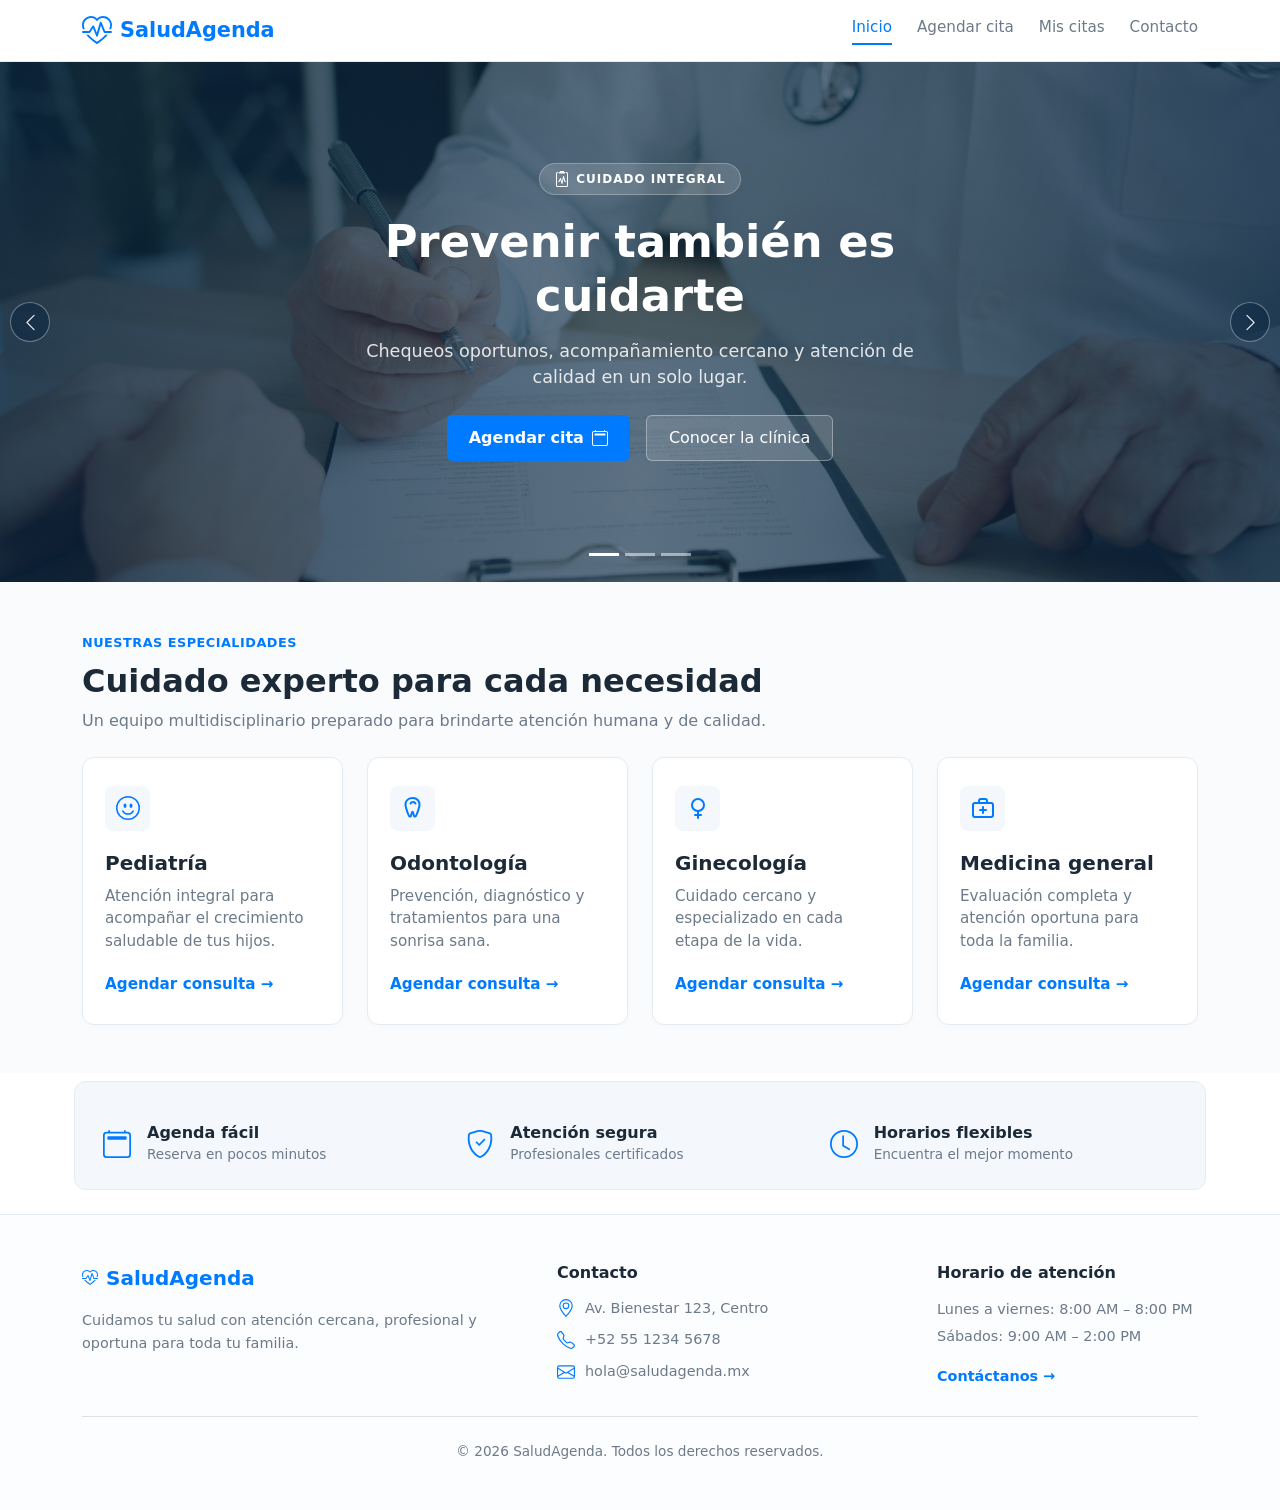
<file: index.html>
<!DOCTYPE html>
<html lang="es">
<head>
    <meta charset="UTF-8">
    <meta http-equiv="X-UA-Compatible" content="IE=edge">
    <meta name="viewport" content="width=device-width, initial-scale=1.0">
    <title>SaludAgenda - Cuidado Integral</title>
    <link rel="stylesheet" href="css/bootstrap.min.css">
    <link rel="stylesheet" href="css/estilos.css">
</head>
<body>

    <!-- BARRA DE NAVEGACION -->
    <header class="barra-navegacion sticky-top">
        <nav class="navbar navbar-expand-lg navbar-light">
            <div class="container">

                <a href="index.html" class="logo navbar-brand d-flex align-items-center">
                    <svg xmlns="http://www.w3.org/2000/svg" width="16" height="16" fill="currentColor" class="bi bi-heart-pulse" viewBox="0 0 16 16">
                    <path d="m8 2.748-.717-.737C5.6.281 2.514.878 1.4 3.053.918 3.995.78 5.323 1.508 7H.43c-2.128-5.697 4.165-8.83 7.394-5.857q.09.083.176.171a3 3 0 0 1 .176-.17c3.23-2.974 9.522.159 7.394 5.856h-1.078c.728-1.677.59-3.005.108-3.947C13.486.878 10.4.28 8.717 2.01zM2.212 10h1.315C4.593 11.183 6.05 12.458 8 13.795c1.949-1.337 3.407-2.612 4.473-3.795h1.315c-1.265 1.566-3.14 3.25-5.788 5-2.648-1.75-4.523-3.434-5.788-5"/>
                    <path d="M10.464 3.314a.5.5 0 0 0-.945.049L7.921 8.956 6.464 5.314a.5.5 0 0 0-.88-.091L3.732 8H.5a.5.5 0 0 0 0 1H4a.5.5 0 0 0 .416-.223l1.473-2.209 1.647 4.118a.5.5 0 0 0 .945-.049l1.598-5.593 1.457 3.642A.5.5 0 0 0 12 9h3.5a.5.5 0 0 0 0-1h-3.162z"/>
                </svg>
                    <span class="nombre-logo">SaludAgenda</span>
                </a>

                <button class="navbar-toggler" type="button" data-bs-toggle="collapse" data-bs-target="#menuPrincipal" aria-controls="menuPrincipal" aria-expanded="false" aria-label="Abrir menú de navegación">
                    <span class="navbar-toggler-icon"></span>
                </button>

                <div class="collapse navbar-collapse" id="menuPrincipal">
                    <ul class="navbar-nav menu-navegacion ms-auto">
                        <li class="nav-item">
                            <a href="index.html" class="nav-link enlace-nav activo" aria-current="page">Inicio</a>
                        </li>
                        <li class="nav-item">
                            <a href="registro.html" class="nav-link enlace-nav">Agendar cita</a>
                        </li>
                        <li class="nav-item">
                            <a href="citas.html" class="nav-link enlace-nav">Mis citas</a>
                        </li>
                        <li class="nav-item">
                            <a href="contacto.html" class="nav-link enlace-nav">Contacto</a>
                        </li>
                    </ul>
                </div>

            </div>
        </nav>
    </header>

    <!-- SECCION DEL CARRUSEL Y HERO -->
    <section class="seccion-carrusel">
        <div id="carruselPrincipal" class="carousel slide" data-bs-ride="carousel" data-bs-interval="5000" data-bs-touch="true">
            
            <!-- Indicadores -->
            <div class="carousel-indicators">
                <button type="button" data-bs-target="#carruselPrincipal" data-bs-slide-to="0" class="active" aria-current="true" aria-label="Slide 1"></button>
                <button type="button" data-bs-target="#carruselPrincipal" data-bs-slide-to="1" aria-label="Slide 2"></button>
                <button type="button" data-bs-target="#carruselPrincipal" data-bs-slide-to="2" aria-label="Slide 3"></button>
            </div>

            <!-- Slides del carrusel -->
            <div class="carousel-inner">
                
                <!-- Slide 1 -->
                <div class="carousel-item active">
                    <div class="capa-oscura"></div>
                    <div class="contenido-carrusel">
                        <div class="container">
                            <span class="etiqueta-superior">
                                <svg xmlns="http://www.w3.org/2000/svg" width="16" height="16" fill="currentColor" class="bi bi-clipboard2-pulse" viewBox="0 0 16 16">
                                    <path d="M9.5 0a.5.5 0 0 1 .5.5.5.5 0 0 0 .5.5.5.5 0 0 1 .5.5V2a.5.5 0 0 1-.5.5h-5A.5.5 0 0 1 5 2v-.5a.5.5 0 0 1 .5-.5.5.5 0 0 0 .5-.5.5.5 0 0 1 .5-.5z"/>
                                    <path d="M3 2.5a.5.5 0 0 1 .5-.5H4a.5.5 0 0 0 0-1h-.5A1.5 1.5 0 0 0 2 2.5v12A1.5 1.5 0 0 0 3.5 16h9a1.5 1.5 0 0 0 1.5-1.5v-12A1.5 1.5 0 0 0 12.5 1H12a.5.5 0 0 0 0 1h.5a.5.5 0 0 1 .5.5v12a.5.5 0 0 1-.5.5h-9a.5.5 0 0 1-.5-.5z"/>
                                    <path d="M9.979 5.356a.5.5 0 0 0-.968.04L7.92 10.49l-.94-3.135a.5.5 0 0 0-.926-.08L4.69 10H4.5a.5.5 0 0 0 0 1H5a.5.5 0 0 0 .447-.276l.936-1.873 1.138 3.793a.5.5 0 0 0 .968-.04L9.58 7.51l.94 3.135A.5.5 0 0 0 11 11h.5a.5.5 0 0 0 0-1h-.128z"/>
                                </svg>
                                CUIDADO INTEGRAL
                            </span>
                            <h1 class="titulo-carrusel">Prevenir también es cuidarte</h1>
                            <p class="texto-carrusel">Chequeos oportunos, acompañamiento cercano y atención de calidad en un solo lugar.</p>
                            <div class="botones-carrusel d-flex flex-wrap justify-content-center gap-3">
                                <a href="registro.html" class="boton-primario">
                                    Agendar cita
                                    <svg xmlns="http://www.w3.org/2000/svg" width="16" height="16" fill="currentColor" class="bi bi-calendar2" viewBox="0 0 16 16">
                                        <path d="M3.5 0a.5.5 0 0 1 .5.5V1h8V.5a.5.5 0 0 1 1 0V1h1a2 2 0 0 1 2 2v11a2 2 0 0 1-2 2H2a2 2 0 0 1-2-2V3a2 2 0 0 1 2-2h1V.5a.5.5 0 0 1 .5-.5M2 2a1 1 0 0 0-1 1v11a1 1 0 0 0 1 1h12a1 1 0 0 0 1-1V3a1 1 0 0 0-1-1z"/>
                                        <path d="M2.5 4a.5.5 0 0 1 .5-.5h10a.5.5 0 0 1 .5.5v1a.5.5 0 0 1-.5.5H3a.5.5 0 0 1-.5-.5z"/>
                                    </svg>
                                </a>
                                <a href="#especialidades" class="boton-secundario">Conocer la clínica</a>
                            </div>
                        </div>
                    </div>
                </div>

                <!-- Slide 2 -->
                <div class="carousel-item">
                    <div class="capa-oscura"></div>
                    <div class="contenido-carrusel">
                        <div class="container">
                            <span class="etiqueta-superior">
                                <svg xmlns="http://www.w3.org/2000/svg" width="16" height="16" fill="currentColor" class="bi bi-clipboard2-pulse" viewBox="0 0 16 16">
                                    <path d="M9.5 0a.5.5 0 0 1 .5.5.5.5 0 0 0 .5.5.5.5 0 0 1 .5.5V2a.5.5 0 0 1-.5.5h-5A.5.5 0 0 1 5 2v-.5a.5.5 0 0 1 .5-.5.5.5 0 0 0 .5-.5.5.5 0 0 1 .5-.5z"/>
                                    <path d="M3 2.5a.5.5 0 0 1 .5-.5H4a.5.5 0 0 0 0-1h-.5A1.5 1.5 0 0 0 2 2.5v12A1.5 1.5 0 0 0 3.5 16h9a1.5 1.5 0 0 0 1.5-1.5v-12A1.5 1.5 0 0 0 12.5 1H12a.5.5 0 0 0 0 1h.5a.5.5 0 0 1 .5.5v12a.5.5 0 0 1-.5.5h-9a.5.5 0 0 1-.5-.5z"/>
                                    <path d="M9.979 5.356a.5.5 0 0 0-.968.04L7.92 10.49l-.94-3.135a.5.5 0 0 0-.926-.08L4.69 10H4.5a.5.5 0 0 0 0 1H5a.5.5 0 0 0 .447-.276l.936-1.873 1.138 3.793a.5.5 0 0 0 .968-.04L9.58 7.51l.94 3.135A.5.5 0 0 0 11 11h.5a.5.5 0 0 0 0-1h-.128z"/>
                                </svg>
                                ATENCIÓN ESPECIALIZADA
                            </span>
                            <h1 class="titulo-carrusel">Profesionales a tu servicio</h1>
                            <p class="texto-carrusel">Contamos con médicos especialistas listos para brindarte la mejor orientación personalizada.</p>
                            <div class="botones-carrusel d-flex flex-wrap justify-content-center gap-3">
                                <a href="registro.html" class="boton-primario">
                                    Agendar cita
                                    <svg xmlns="http://www.w3.org/2000/svg" width="16" height="16" fill="currentColor" class="bi bi-calendar2" viewBox="0 0 16 16">
                                        <path d="M3.5 0a.5.5 0 0 1 .5.5V1h8V.5a.5.5 0 0 1 1 0V1h1a2 2 0 0 1 2 2v11a2 2 0 0 1-2 2H2a2 2 0 0 1-2-2V3a2 2 0 0 1 2-2h1V.5a.5.5 0 0 1 .5-.5M2 2a1 1 0 0 0-1 1v11a1 1 0 0 0 1 1h12a1 1 0 0 0 1-1V3a1 1 0 0 0-1-1z"/>
                                        <path d="M2.5 4a.5.5 0 0 1 .5-.5h10a.5.5 0 0 1 .5.5v1a.5.5 0 0 1-.5.5H3a.5.5 0 0 1-.5-.5z"/>
                                    </svg>
                                </a>
                                <a href="#especialidades" class="boton-secundario">Conocer la clínica</a>
                            </div>
                        </div>
                    </div>
                </div>

                <!-- Slide 3 -->
                <div class="carousel-item">
                    <div class="capa-oscura"></div>
                    <div class="contenido-carrusel">
                        <div class="container">
                            <span class="etiqueta-superior">
                                <svg xmlns="http://www.w3.org/2000/svg" width="16" height="16" fill="currentColor" class="bi bi-clipboard2-pulse" viewBox="0 0 16 16">
                                    <path d="M9.5 0a.5.5 0 0 1 .5.5.5.5 0 0 0 .5.5.5.5 0 0 1 .5.5V2a.5.5 0 0 1-.5.5h-5A.5.5 0 0 1 5 2v-.5a.5.5 0 0 1 .5-.5.5.5 0 0 0 .5-.5.5.5 0 0 1 .5-.5z"/>
                                    <path d="M3 2.5a.5.5 0 0 1 .5-.5H4a.5.5 0 0 0 0-1h-.5A1.5 1.5 0 0 0 2 2.5v12A1.5 1.5 0 0 0 3.5 16h9a1.5 1.5 0 0 0 1.5-1.5v-12A1.5 1.5 0 0 0 12.5 1H12a.5.5 0 0 0 0 1h.5a.5.5 0 0 1 .5.5v12a.5.5 0 0 1-.5.5h-9a.5.5 0 0 1-.5-.5z"/>
                                    <path d="M9.979 5.356a.5.5 0 0 0-.968.04L7.92 10.49l-.94-3.135a.5.5 0 0 0-.926-.08L4.69 10H4.5a.5.5 0 0 0 0 1H5a.5.5 0 0 0 .447-.276l.936-1.873 1.138 3.793a.5.5 0 0 0 .968-.04L9.58 7.51l.94 3.135A.5.5 0 0 0 11 11h.5a.5.5 0 0 0 0-1h-.128z"/>
                                </svg>
                                TECNOLOGÍA Y COMODIDAD
                            </span>
                            <h1 class="titulo-carrusel">Tu salud en las mejores manos</h1>
                            <p class="texto-carrusel">Instalaciones modernas equipadas con la última tecnología médica para toda tu familia.</p>
                            <div class="botones-carrusel d-flex flex-wrap justify-content-center gap-3">
                                <a href="registro.html" class="boton-primario">
                                    Agendar cita
                                    <svg xmlns="http://www.w3.org/2000/svg" width="16" height="16" fill="currentColor" class="bi bi-calendar2" viewBox="0 0 16 16">
                                        <path d="M3.5 0a.5.5 0 0 1 .5.5V1h8V.5a.5.5 0 0 1 1 0V1h1a2 2 0 0 1 2 2v11a2 2 0 0 1-2 2H2a2 2 0 0 1-2-2V3a2 2 0 0 1 2-2h1V.5a.5.5 0 0 1 .5-.5M2 2a1 1 0 0 0-1 1v11a1 1 0 0 0 1 1h12a1 1 0 0 0 1-1V3a1 1 0 0 0-1-1z"/>
                                        <path d="M2.5 4a.5.5 0 0 1 .5-.5h10a.5.5 0 0 1 .5.5v1a.5.5 0 0 1-.5.5H3a.5.5 0 0 1-.5-.5z"/>
                                    </svg>
                                </a>
                                <a href="#especialidades" class="boton-secundario">Conocer la clínica</a>
                            </div>
                        </div>
                    </div>
                </div>

            </div>

            <!-- Controles previo / siguiente -->
            <button class="carousel-control-prev" type="button" data-bs-target="#carruselPrincipal" data-bs-slide="prev">
                <span class="carousel-control-prev-icon" aria-hidden="true"></span>
                <span class="visually-hidden">Anterior</span>
            </button>
            <button class="carousel-control-next" type="button" data-bs-target="#carruselPrincipal" data-bs-slide="next">
                <span class="carousel-control-next-icon" aria-hidden="true"></span>
                <span class="visually-hidden">Siguiente</span>
            </button>
        </div>
    </section>

    <!-- SECCION ESPECIALIDADES -->
    <section class="seccion-especialidades py-5" id="especialidades">
        <div class="container">
            
            <div class="encabezado-seccion mb-4">
                <span class="subtitulo-seccion">NUESTRAS ESPECIALIDADES</span>
                <h2 class="titulo-seccion">Cuidado experto para cada necesidad</h2>
                <p class="descripcion-seccion">Un equipo multidisciplinario preparado para brindarte atención humana y de calidad.</p>
            </div>

            <div class="row g-4">
                
                <!-- Tarjeta: Pediatría -->
                <div class="col-12 col-sm-6 col-lg-3">
                    <div class="tarjeta-servicio">
                        <div class="caja-icono">
                            <svg xmlns="http://www.w3.org/2000/svg" width="16" height="16" fill="currentColor" class="bi bi-emoji-smile" viewBox="0 0 16 16">
                                <path d="M8 15A7 7 0 1 1 8 1a7 7 0 0 1 0 14m0 1A8 8 0 1 0 8 0a8 8 0 0 0 0 16"/>
                                <path d="M4.285 9.567a.5.5 0 0 1 .683.183A3.5 3.5 0 0 0 8 11.5a3.5 3.5 0 0 0 3.032-1.75.5.5 0 1 1 .866.5A4.5 4.5 0 0 1 8 12.5a4.5 4.5 0 0 1-3.898-2.25.5.5 0 0 1 .183-.683M7 6.5C7 7.328 6.552 8 6 8s-1-.672-1-1.5S5.448 5 6 5s1 .672 1 1.5m4 0c0 .828-.448 1.5-1 1.5s-1-.672-1-1.5S9.448 5 10 5s1 .672 1 1.5"/>
                            </svg>
                        </div>
                        <h3 class="nombre-servicio">Pediatría</h3>
                        <p class="descripcion-servicio">Atención integral para acompañar el crecimiento saludable de tus hijos.</p>
                        <a href="registro.html" class="enlace-servicio">Agendar consulta &rarr;</a>
                    </div>
                </div>

                <!-- Tarjeta: Odontología -->
                <div class="col-12 col-sm-6 col-lg-3">
                    <div class="tarjeta-servicio">
                        <div class="caja-icono">
                            <svg xmlns="http://www.w3.org/2000/svg" width="24" height="24" viewBox="0 0 24 24" fill="none" stroke="currentColor" stroke-width="2" stroke-linecap="round" stroke-linejoin="round">
                                <path d="M12 2C7 2 4.5 5 4.5 8.5c0 3 1.5 6.5 3 10.5 1 2.5 2.5 2 3-1 .5-3 1.5-3 2 0 .5 3 2 3.5 3 1 1.5-4 3-7.5 3-10.5C18.5 5 16 2 12 2Z" />
                                <path d="M9.5 7.5c.5-1 1.5-1.5 2.5-1.5s2 .5 2.5 1.5" />
                            </svg>
                        </div>
                        <h3 class="nombre-servicio">Odontología</h3>
                        <p class="descripcion-servicio">Prevención, diagnóstico y tratamientos para una sonrisa sana.</p>
                        <a href="registro.html" class="enlace-servicio">Agendar consulta &rarr;</a>
                    </div>
                </div>

                <!-- Tarjeta: Ginecología -->
                <div class="col-12 col-sm-6 col-lg-3">
                    <div class="tarjeta-servicio">
                        <div class="caja-icono">
                            <svg xmlns="http://www.w3.org/2000/svg" width="24" height="24" viewBox="0 0 24 24" fill="none" stroke="currentColor" stroke-width="2" stroke-linecap="round" stroke-linejoin="round">
                                <circle cx="12" cy="9" r="6" />
                                <path d="M12 15v7" />
                                <path d="M9 19h6" />
                            </svg>
                        </div>
                        <h3 class="nombre-servicio">Ginecología</h3>
                        <p class="descripcion-servicio">Cuidado cercano y especializado en cada etapa de la vida.</p>
                        <a href="registro.html" class="enlace-servicio">Agendar consulta &rarr;</a>
                    </div>
                </div>

                <!-- Tarjeta: Medicina general -->
                <div class="col-12 col-sm-6 col-lg-3">
                    <div class="tarjeta-servicio">
                        <div class="caja-icono">
                            <svg xmlns="http://www.w3.org/2000/svg" width="24" height="24" viewBox="0 0 24 24" fill="none" stroke="currentColor" stroke-width="2" stroke-linecap="round" stroke-linejoin="round">
                                <rect width="20" height="14" x="2" y="7" rx="2" />
                                <path d="M16 7V5a2 2 0 0 0-2-2h-4a2 2 0 0 0-2 2v2" />
                                <path d="M12 11v6" />
                                <path d="M9 14h6" />
                            </svg>
                        </div>
                        <h3 class="nombre-servicio">Medicina general</h3>
                        <p class="descripcion-servicio">Evaluación completa y atención oportuna para toda la familia.</p>
                        <a href="registro.html" class="enlace-servicio">Agendar consulta &rarr;</a>
                    </div>
                </div>

            </div>
        </div>
    </section>

    <!-- BANNER DE CARACTERISTICAS / BENEFICIOS -->
    <section class="seccion-beneficios py-4">
        <div class="container">
            <div class="caja-beneficios row g-3 text-start">
                
                <div class="col-12 col-md-4 d-flex align-items-center item-beneficio">
                    <div class="icono-beneficio me-3">
                        <svg xmlns="http://www.w3.org/2000/svg" width="16" height="16" fill="currentColor" class="bi bi-calendar2" viewBox="0 0 16 16">
                            <path d="M3.5 0a.5.5 0 0 1 .5.5V1h8V.5a.5.5 0 0 1 1 0V1h1a2 2 0 0 1 2 2v11a2 2 0 0 1-2 2H2a2 2 0 0 1-2-2V3a2 2 0 0 1 2-2h1V.5a.5.5 0 0 1 .5-.5M2 2a1 1 0 0 0-1 1v11a1 1 0 0 0 1 1h12a1 1 0 0 0 1-1V3a1 1 0 0 0-1-1z"/>
                            <path d="M2.5 4a.5.5 0 0 1 .5-.5h10a.5.5 0 0 1 .5.5v1a.5.5 0 0 1-.5.5H3a.5.5 0 0 1-.5-.5z"/>
                        </svg>
                    </div>
                    <div>
                        <h4 class="titulo-beneficio">Agenda fácil</h4>
                        <p class="texto-beneficio">Reserva en pocos minutos</p>
                    </div>
                </div>

                <div class="col-12 col-md-4 d-flex align-items-center item-beneficio">
                    <div class="icono-beneficio me-3">
                        <svg xmlns="http://www.w3.org/2000/svg" width="16" height="16" fill="currentColor" class="bi bi-shield-check" viewBox="0 0 16 16">
                            <path d="M5.338 1.59a61 61 0 0 0-2.837.856.48.48 0 0 0-.328.39c-.554 4.157.726 7.19 2.253 9.188a10.7 10.7 0 0 0 2.287 2.233c.346.244.652.42.893.533q.18.085.293.118a1 1 0 0 0 .101.025 1 1 0 0 0 .1-.025q.114-.034.294-.118c.24-.113.547-.29.893-.533a10.7 10.7 0 0 0 2.287-2.233c1.527-1.997 2.807-5.031 2.253-9.188a.48.48 0 0 0-.328-.39c-.651-.213-1.75-.56-2.837-.855C9.552 1.29 8.531 1.067 8 1.067c-.53 0-1.552.223-2.662.524zM5.072.56C6.157.265 7.31 0 8 0s1.843.265 2.928.56c1.11.3 2.229.655 2.887.87a1.54 1.54 0 0 1 1.044 1.262c.596 4.477-.787 7.795-2.465 9.99a11.8 11.8 0 0 1-2.517 2.453 7 7 0 0 1-1.048.625c-.28.132-.581.24-.829.24s-.548-.108-.829-.24a7 7 0 0 1-1.048-.625 11.8 11.8 0 0 1-2.517-2.453C1.928 10.487.545 7.169 1.141 2.692A1.54 1.54 0 0 1 2.185 1.43 63 63 0 0 1 5.072.56"/>
                            <path d="M10.854 5.146a.5.5 0 0 1 0 .708l-3 3a.5.5 0 0 1-.708 0l-1.5-1.5a.5.5 0 1 1 .708-.708L7.5 7.793l2.646-2.647a.5.5 0 0 1 .708 0"/>
                        </svg>
                    </div>
                    <div>
                        <h4 class="titulo-beneficio">Atención segura</h4>
                        <p class="texto-beneficio">Profesionales certificados</p>
                    </div>
                </div>

                <div class="col-12 col-md-4 d-flex align-items-center item-beneficio">
                    <div class="icono-beneficio me-3">
                        <svg xmlns="http://www.w3.org/2000/svg" width="16" height="16" fill="currentColor" class="bi bi-clock" viewBox="0 0 16 16">
                            <path d="M8 3.5a.5.5 0 0 0-1 0V9a.5.5 0 0 0 .252.434l3.5 2a.5.5 0 0 0 .496-.868L8 8.71z"/>
                            <path d="M8 16A8 8 0 1 0 8 0a8 8 0 0 0 0 16m7-8A7 7 0 1 1 1 8a7 7 0 0 1 14 0"/>
                        </svg>
                    </div>
                    <div>
                        <h4 class="titulo-beneficio">Horarios flexibles</h4>
                        <p class="texto-beneficio">Encuentra el mejor momento</p>
                    </div>
                </div>

            </div>
        </div>
    </section>

    <!-- FOOTER -->
    <footer class="pie-pagina py-5">
        <div class="container">
            <div class="row g-4">
                
                <!-- Columna 1: Presentación -->
                <div class="col-12 col-md-5">
                    <div class="logo d-flex align-items-center mb-3">
                        <svg xmlns="http://www.w3.org/2000/svg" width="16" height="16" fill="currentColor" class="bi bi-heart-pulse" viewBox="0 0 16 16">
                            <path d="m8 2.748-.717-.737C5.6.281 2.514.878 1.4 3.053.918 3.995.78 5.323 1.508 7H.43c-2.128-5.697 4.165-8.83 7.394-5.857q.09.083.176.171a3 3 0 0 1 .176-.17c3.23-2.974 9.522.159 7.394 5.856h-1.078c.728-1.677.59-3.005.108-3.947C13.486.878 10.4.28 8.717 2.01zM2.212 10h1.315C4.593 11.183 6.05 12.458 8 13.795c1.949-1.337 3.407-2.612 4.473-3.795h1.315c-1.265 1.566-3.14 3.25-5.788 5-2.648-1.75-4.523-3.434-5.788-5"/>
                            <path d="M10.464 3.314a.5.5 0 0 0-.945.049L7.921 8.956 6.464 5.314a.5.5 0 0 0-.88-.091L3.732 8H.5a.5.5 0 0 0 0 1H4a.5.5 0 0 0 .416-.223l1.473-2.209 1.647 4.118a.5.5 0 0 0 .945-.049l1.598-5.593 1.457 3.642A.5.5 0 0 0 12 9h3.5a.5.5 0 0 0 0-1h-3.162z"/>
                        </svg>
                        <span class="nombre-logo">SaludAgenda</span>
                    </div>
                    <p class="texto-footer pe-md-4">Cuidamos tu salud con atención cercana, profesional y oportuna para toda tu familia.</p>
                </div>

                <!-- Columna 2: Contacto -->
                <div class="col-12 col-md-4">
                    <h4 class="titulo-columna-footer">Contacto</h4>
                    <ul class="lista-contacto">
                        <li>
                            <svg xmlns="http://www.w3.org/2000/svg" width="16" height="16" fill="currentColor" class="bi bi-geo-alt" viewBox="0 0 16 16">
                                <path d="M12.166 8.94c-.524 1.062-1.234 2.12-1.96 3.07A32 32 0 0 1 8 14.58a32 32 0 0 1-2.206-2.57c-.726-.95-1.436-2.008-1.96-3.07C3.304 7.867 3 6.862 3 6a5 5 0 0 1 10 0c0 .862-.305 1.867-.834 2.94M8 16s6-5.686 6-10A6 6 0 0 0 2 6c0 4.314 6 10 6 10"/>
                                <path d="M8 8a2 2 0 1 1 0-4 2 2 0 0 1 0 4m0 1a3 3 0 1 0 0-6 3 3 0 0 0 0 6"/>
                            </svg>
                            <span>Av. Bienestar 123, Centro</span>
                        </li>
                        <li>
                            <svg xmlns="http://www.w3.org/2000/svg" width="16" height="16" fill="currentColor" class="bi bi-telephone" viewBox="0 0 16 16">
                                <path d="M3.654 1.328a.678.678 0 0 0-1.015-.063L1.605 2.3c-.483.484-.661 1.169-.45 1.77a17.6 17.6 0 0 0 4.168 6.608 17.6 17.6 0 0 0 6.608 4.168c.601.211 1.286.033 1.77-.45l1.034-1.034a.678.678 0 0 0-.063-1.015l-2.307-1.794a.68.68 0 0 0-.58-.122l-2.19.547a1.75 1.75 0 0 1-1.657-.459L5.482 8.062a1.75 1.75 0 0 1-.46-1.657l.548-2.19a.68.68 0 0 0-.122-.58zM1.884.511a1.745 1.745 0 0 1 2.612.163L6.29 2.98c.329.423.445.974.315 1.494l-.547 2.19a.68.68 0 0 0 .178.643l2.457 2.457a.68.68 0 0 0 .644.178l2.189-.547a1.75 1.75 0 0 1 1.494.315l2.306 1.794c.829.645.905 1.87.163 2.611l-1.034 1.034c-.74.74-1.846 1.065-2.877.702a18.6 18.6 0 0 1-7.01-4.42 18.6 18.6 0 0 1-4.42-7.009c-.362-1.03-.037-2.137.703-2.877z"/>
                            </svg>
                            <span>+52 55 1234 5678</span>
                        </li>
                        <li>
                            <svg xmlns="http://www.w3.org/2000/svg" width="16" height="16" fill="currentColor" class="bi bi-envelope" viewBox="0 0 16 16">
                                <path d="M0 4a2 2 0 0 1 2-2h12a2 2 0 0 1 2 2v8a2 2 0 0 1-2 2H2a2 2 0 0 1-2-2zm2-1a1 1 0 0 0-1 1v.217l7 4.2 7-4.2V4a1 1 0 0 0-1-1zm13 2.383-4.708 2.825L15 11.105zm-.034 6.876-5.64-3.471L8 9.583l-1.326-.795-5.64 3.47A1 1 0 0 0 2 13h12a1 1 0 0 0 .966-.741M1 11.105l4.708-2.897L1 5.383z"/>
                            </svg>
                            <span>hola@saludagenda.mx</span>
                        </li>
                    </ul>
                </div>

                <!-- Columna 3: Horarios -->
                <div class="col-12 col-md-3">
                    <h4 class="titulo-columna-footer">Horario de atención</h4>
                    <p class="texto-footer mb-1">Lunes a viernes: 8:00 AM – 8:00 PM</p>
                    <p class="texto-footer mb-3">Sábados: 9:00 AM – 2:00 PM</p>
                    <a href="contacto.html" class="enlace-contacto">Contáctanos &rarr;</a>
                </div>

            </div>

            <!-- Copyright -->
            <div class="copyright text-center pt-4 mt-4 border-top">
                <p class="mb-0">&copy; 2026 SaludAgenda. Todos los derechos reservados.</p>
            </div>
        </div>
    </footer>
    
    <!-- Script de Bootstrap -->
    <script src="https://cdn.jsdelivr.net/npm/bootstrap@5.0.2/dist/js/bootstrap.bundle.min.js"></script>

</body>
</html>
</file>
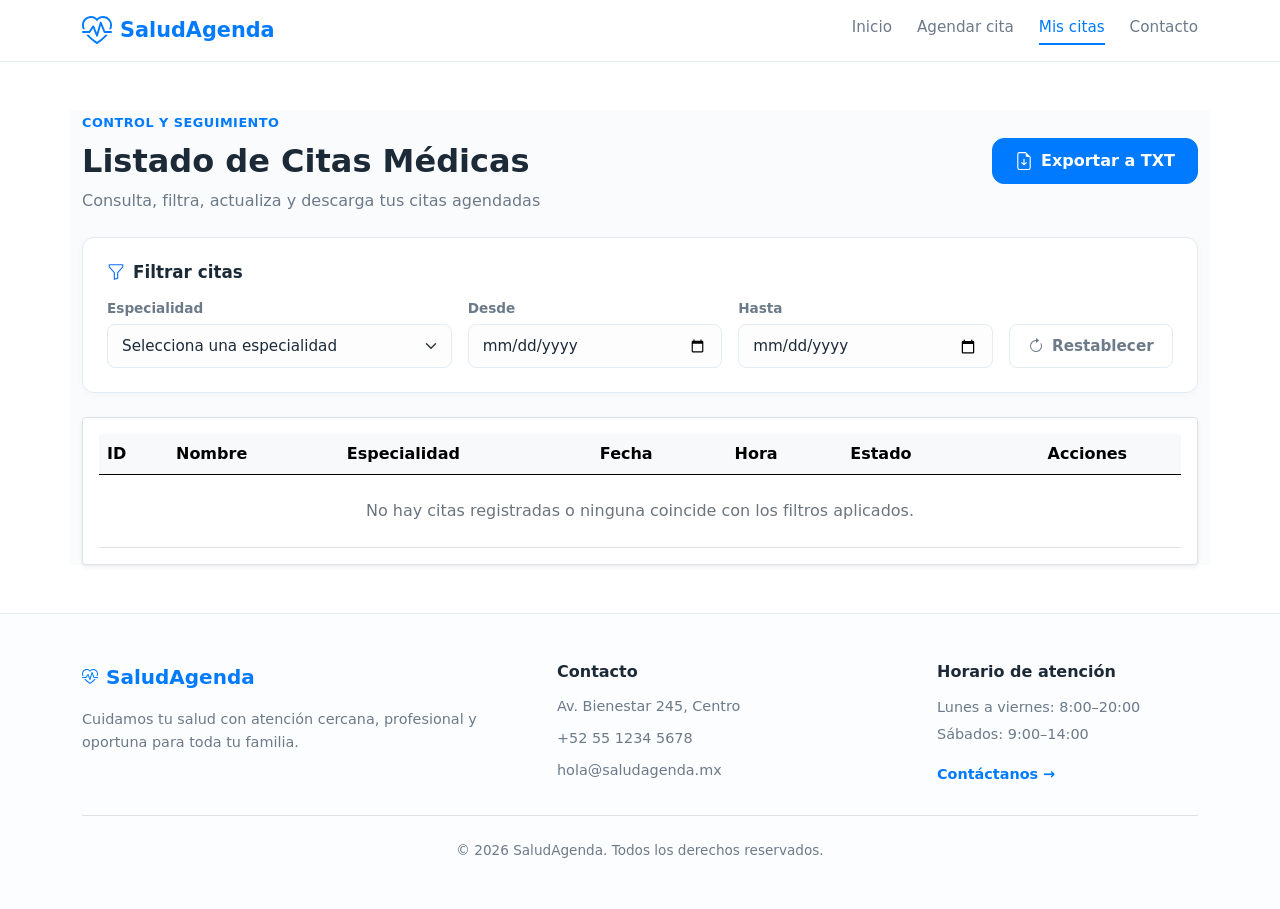
<file: citas.html>
<!DOCTYPE html>
<html lang="es">

<head>
    <meta charset="UTF-8">
    <meta name="viewport" content="width=device-width, initial-scale=1.0">
    <title>SaludAgenda - Citas</title>
    <link rel="stylesheet" href="css/bootstrap.min.css">
    <link rel="stylesheet" href="css/estilos.css">
</head>

<body>
    <!-- BARRA DE NAVEGACION -->
    <header class="barra-navegacion sticky-top">
        <nav class="navbar navbar-expand-lg navbar-light">
            <div class="container">

                <a href="index.html" class="logo navbar-brand d-flex align-items-center">
                    <svg xmlns="http://www.w3.org/2000/svg" width="16" height="16" fill="currentColor"
                        class="bi bi-heart-pulse" viewBox="0 0 16 16">
                        <path
                            d="m8 2.748-.717-.737C5.6.281 2.514.878 1.4 3.053.918 3.995.78 5.323 1.508 7H.43c-2.128-5.697 4.165-8.83 7.394-5.857q.09.083.176.171a3 3 0 0 1 .176-.17c3.23-2.974 9.522.159 7.394 5.856h-1.078c.728-1.677.59-3.005.108-3.947C13.486.878 10.4.28 8.717 2.01zM2.212 10h1.315C4.593 11.183 6.05 12.458 8 13.795c1.949-1.337 3.407-2.612 4.473-3.795h1.315c-1.265 1.566-3.14 3.25-5.788 5-2.648-1.75-4.523-3.434-5.788-5" />
                        <path
                            d="M10.464 3.314a.5.5 0 0 0-.945.049L7.921 8.956 6.464 5.314a.5.5 0 0 0-.88-.091L3.732 8H.5a.5.5 0 0 0 0 1H4a.5.5 0 0 0 .416-.223l1.473-2.209 1.647 4.118a.5.5 0 0 0 .945-.049l1.598-5.593 1.457 3.642A.5.5 0 0 0 12 9h3.5a.5.5 0 0 0 0-1h-3.162z" />
                    </svg>
                    <span class="nombre-logo">SaludAgenda</span>
                </a>

                <button class="navbar-toggler" type="button" data-bs-toggle="collapse" data-bs-target="#menuPrincipal"
                    aria-controls="menuPrincipal" aria-expanded="false" aria-label="Abrir menú de navegación">
                    <span class="navbar-toggler-icon"></span>
                </button>

                <div class="collapse navbar-collapse" id="menuPrincipal">
                    <ul class="navbar-nav menu-navegacion ms-auto">
                        <li class="nav-item">
                            <a href="index.html" class="nav-link enlace-nav" aria-current="page">Inicio</a>
                        </li>
                        <li class="nav-item">
                            <a href="registro.html" class="nav-link enlace-nav">Agendar cita</a>
                        </li>
                        <li class="nav-item">
                            <a href="citas.html" class="nav-link enlace-nav activo">Mis citas</a>
                        </li>
                        <li class="nav-item">
                            <a href="contacto.html" class="nav-link enlace-nav">Contacto</a>
                        </li>
                    </ul>
                </div>
            </div>
        </nav>
    </header>

    <!-- MAIN -->
    <main class="container my-5">
        <section class="encabezado-seccion d-flex flex-wrap justify-content-between align-items-center gap-3 mb-4">
            <div>
                <span class="subtitulo-seccion">CONTROL Y SEGUIMIENTO</span>
                <h2 class="titulo-seccion">Listado de Citas Médicas</h2>
                <p class="descripcion-seccion mb-0">Consulta, filtra, actualiza y descarga tus citas agendadas</p>
            </div>
            <div>
                <button id="btnExportarTxt" class="boton-guardar d-inline-flex align-items-center gap-2">
                    <svg xmlns="http://www.w3.org/2000/svg" width="18" height="18" fill="currentColor"
                        class="bi bi-file-earmark-arrow-down" viewBox="0 0 16 16">
                        <path
                            d="M8.5 6.5a.5.5 0 0 0-1 0v3.793L6.354 9.146a.5.5 0 1 0-.708.708l2 2a.5.5 0 0 0 .708 0l2-2a.5.5 0 0 0-.708-.708L8.5 10.293z" />
                        <path
                            d="M14 14V4.5L9.5 0H4a2 2 0 0 0-2 2v12a2 2 0 0 0 2 2h8a2 2 0 0 0 2-2M9.5 3A1.5 1.5 0 0 0 11 4.5h2V14a1 1 0 0 1-1 1H4a1 1 0 0 1-1-1V2a1 1 0 0 1 1-1h5.5z" />
                    </svg>
                    <span>Exportar a TXT</span>
                </button>
            </div>
        </section>
        <!-- FILTROS -->
        <section class="tarjeta-filtros mb-4">
            <div class="cabecera-filtros d-flex align-items-center gap-2 mb-3">
                <svg xmlns="http://www.w3.org/2000/svg" width="18" height="18" fill="currentColor"
                    class="bi bi-funnel text-primary" viewBox="0 0 16 16">
                    <path
                        d="M1.5 1.5A.5.5 0 0 1 2 1h12a.5.5 0 0 1 .5.5v2a.5.5 0 0 1-.128.334L10 8.692V13.5a.5.5 0 0 1-.342.474l-3 1A.5.5 0 0 1 6 14.5V8.692L1.628 3.834A.5.5 0 0 1 1.5 3.5zm1 .5v1.308l4.372 4.858A.5.5 0 0 1 7 8.5v5.306l2-.666V8.5a.5.5 0 0 1 .128-.334L13.5 3.308V2z" />
                </svg>
                <h5 class="titulo-filtro mb-0">Filtrar citas</h5>
            </div>

            <div class="row g-3 align-items-end">
                <div class="col-12 col-md-4">
                    <label for="filtroEspecialidad" class="etiqueta-campo">Especialidad</label>
                    <div class="input-contenedor">
                        <select id="filtroEspecialidad" class="control-form-filtro form-select">
                            <option value="" disabled selected>Selecciona una especialidad</option>
                            <option value="Pediatría">Pediatría</option>
                            <option value="Odontología">Odontología</option>
                            <option value="Ginecología">Ginecología</option>
                            <option value="Medicina general">Medicina general</option>
                        </select>
                    </div>
                </div>

                <div class="col-12 col-sm-6 col-md-3">
                    <label for="filtroFechaInicio" class="etiqueta-campo">Desde</label>
                    <input type="date" id="filtroFechaInicio" class="control-form-filtro form-control">
                </div>

                <div class="col-12 col-sm-6 col-md-3">
                    <label for="filtroFechaFin" class="etiqueta-campo">Hasta</label>
                    <input type="date" id="filtroFechaFin" class="control-form-filtro form-control">
                </div>

                <div class="col-12 col-md-2">
                    <button id="btnLimpiarFiltros" type="button"
                        class="boton-limpiar-filtro w-100 d-inline-flex align-items-center justify-content-center gap-2">
                        <svg xmlns="http://www.w3.org/2000/svg" width="16" height="16" fill="currentColor"
                            class="bi bi-arrow-counterclockwise" viewBox="0 0 16 16">
                            <path fill-rule="evenodd"
                                d="M8 3a5 5 0 1 0 4.546 2.914.5.5 0 0 1 .908-.417A6 6 0 1 1 8 2z" />
                            <path
                                d="M8 4.466V.534a.25.25 0 0 1 .41-.192l2.36 1.966c.12.1.12.284 0 .384L8.41 4.658A.25.25 0 0 1 8 4.466" />
                        </svg>
                        <span>Restablecer</span>
                    </button>
                </div>
            </div>
        </section>

        <!-- CITAS -->
        <section class="card p-3 border shadow-sm">
            <div class="table-responsive">
                <table class="table table-hover align-middle mb-0">
                    <thead class="table-light">
                        <tr>
                            <th scope="col">ID</th>
                            <th scope="col">Nombre</th>
                            <th scope="col">Especialidad</th>
                            <th scope="col">Fecha</th>
                            <th scope="col">Hora</th>
                            <th scope="col">Estado</th>
                            <th scope="col" class="text-center">Acciones</th>
                        </tr>
                    </thead>
                    <tbody id="tablaCitasCuerpo">
                    </tbody>
                </table>
            </div>
        </section>
    </main>

    <div class="modal fade" id="modalEditarCita" tabindex="-1" aria-labelledby="modalEditarTitulo" aria-hidden="true">
        <div class="modal-dialog modal-dialog-centered">
            <div class="modal-content">
                <div class="modal-header">
                    <h5 class="modal-title fw-bold" id="modalEditarTitulo">Editar Cita Médica</h5>
                    <button type="button" class="btn-close" data-bs-dismiss="modal" aria-label="Cerrar"></button>
                </div>
                <form id="formEditarCita">
                    <div class="modal-body">
                        <input type="hidden" id="editCitaId">

                        <div class="mb-3">
                            <label for="editNombre" class="form-label fw-semibold">Nombre del Paciente</label>
                            <input type="text" class="form-control" id="editNombre" required>
                        </div>
                        <div class="mb-3">
                            <label for="editEspecialidad" class="form-label fw-semibold">Especialidad</label>
                            <select class="form-select" id="editEspecialidad" required>
                                <option value="" disabled selected>Selecciona una especialidad</option>
                                <option value="Pediatría">Pediatría</option>
                                <option value="Odontología">Odontología</option>
                                <option value="Ginecología">Ginecología</option>
                                <option value="Medicina general">Medicina general</option>
                            </select>
                        </div>
                        <div class="row g-2 mb-3">
                            <div class="col-6">
                                <label for="editFecha" class="form-label fw-semibold">Fecha</label>
                                <input type="date" class="form-control" id="editFecha" required>
                            </div>
                            <div class="col-6">
                                <label for="editHora" class="form-label fw-semibold">Hora</label>
                                <select class="form-select" id="editHora" required>
                                    <option value="" disabled selected>Selecciona un horario</option>
                                    <optgroup label="Turno Matutino">
                                        <option value="08:00">08:00 AM</option>
                                        <option value="08:30">08:30 AM</option>
                                        <option value="09:00">09:00 AM</option>
                                        <option value="09:30">09:30 AM</option>
                                        <option value="10:00">10:00 AM</option>
                                        <option value="10:30">10:30 AM</option>
                                        <option value="11:00">11:00 AM</option>
                                        <option value="11:30">11:30 AM</option>
                                        <option value="12:00">12:00 PM</option>
                                        <option value="12:30">12:30 PM</option>
                                    </optgroup>
                                    <optgroup label="Turno Vespertino">
                                        <option value="14:00">02:00 PM</option>
                                        <option value="14:30">02:30 PM</option>
                                        <option value="15:00">03:00 PM</option>
                                        <option value="15:30">03:30 PM</option>
                                        <option value="16:00">04:00 PM</option>
                                        <option value="16:30">04:30 PM</option>
                                        <option value="17:00">05:00 PM</option>
                                        <option value="17:30">05:30 PM</option>
                                        <option value="18:00">06:00 PM</option>
                                        <option value="18:30">06:30 PM</option>
                                        <option value="19:00">07:00 PM</option>
                                    </optgroup>
                                </select>
                            </div>
                        </div>
                        <div class="mb-3">
                            <label for="editEstado" class="form-label fw-semibold">Estado</label>
                            <select class="form-select" id="editEstado" required>
                                <option value="Programada">Programada</option>
                                <option value="Confirmada">Confirmada</option>
                                <option value="Cancelada">Cancelada</option>
                            </select>
                        </div>
                    </div>
                    <div class="modal-footer">
                        <button type="button" class="btn btn-secondary" data-bs-dismiss="modal">Cancelar</button>
                        <button type="submit" class="boton-guardar">Guardar Cambios</button>
                    </div>
                </form>
            </div>
        </div>
    </div>

    <footer class="pie-pagina py-5">
        <div class="container">
            <div class="row g-4">
                <div class="col-12 col-md-5">
                    <div class="logo d-flex align-items-center mb-3">
                        <svg xmlns="http://www.w3.org/2000/svg" width="16" height="16" fill="currentColor"
                            class="bi bi-heart-pulse" viewBox="0 0 16 16">
                            <path
                                d="m8 2.748-.717-.737C5.6.281 2.514.878 1.4 3.053.918 3.995.78 5.323 1.508 7H.43c-2.128-5.697 4.165-8.83 7.394-5.857q.09.083.176.171a3 3 0 0 1 .176-.17c3.23-2.974 9.522.159 7.394 5.856h-1.078c.728-1.677.59-3.005.108-3.947C13.486.878 10.4.28 8.717 2.01zM2.212 10h1.315C4.593 11.183 6.05 12.458 8 13.795c1.949-1.337 3.407-2.612 4.473-3.795h1.315c-1.265 1.566-3.14 3.25-5.788 5-2.648-1.75-4.523-3.434-5.788-5" />
                            <path
                                d="M10.464 3.314a.5.5 0 0 0-.945.049L7.921 8.956 6.464 5.314a.5.5 0 0 0-.88-.091L3.732 8H.5a.5.5 0 0 0 0 1H4a.5.5 0 0 0 .416-.223l1.473-2.209 1.647 4.118a.5.5 0 0 0 .945-.049l1.598-5.593 1.457 3.642A.5.5 0 0 0 12 9h3.5a.5.5 0 0 0 0-1h-3.162z" />
                        </svg>
                        <span class="nombre-logo">SaludAgenda</span>
                    </div>
                    <p class="texto-footer pe-md-4">Cuidamos tu salud con atención cercana, profesional y oportuna para
                        toda tu familia.</p>
                </div>
                <div class="col-12 col-md-4">
                    <h4 class="titulo-columna-footer">Contacto</h4>
                    <ul class="lista-contacto">
                        <li><span>Av. Bienestar 245, Centro</span></li>
                        <li><span>+52 55 1234 5678</span></li>
                        <li><span>hola@saludagenda.mx</span></li>
                    </ul>
                </div>
                <div class="col-12 col-md-3">
                    <h4 class="titulo-columna-footer">Horario de atención</h4>
                    <p class="texto-footer mb-1">Lunes a viernes: 8:00–20:00</p>
                    <p class="texto-footer mb-3">Sábados: 9:00–14:00</p>
                    <a href="contacto.html" class="enlace-contacto">Contáctanos &rarr;</a>
                </div>
            </div>
            <div class="copyright text-center pt-4 mt-4 border-top">
                <p class="mb-0">&copy; 2026 SaludAgenda. Todos los derechos reservados.</p>
            </div>
        </div>
    </footer>

    <!-- SCRIPTS OBLIGATORIOS -->
    <script src="https://cdn.jsdelivr.net/npm/bootstrap@5.0.2/dist/js/bootstrap.bundle.min.js"></script>
    <script src="js/utilidades.js"></script>
    <script src="js/citas.js"></script>


</body>
</file>
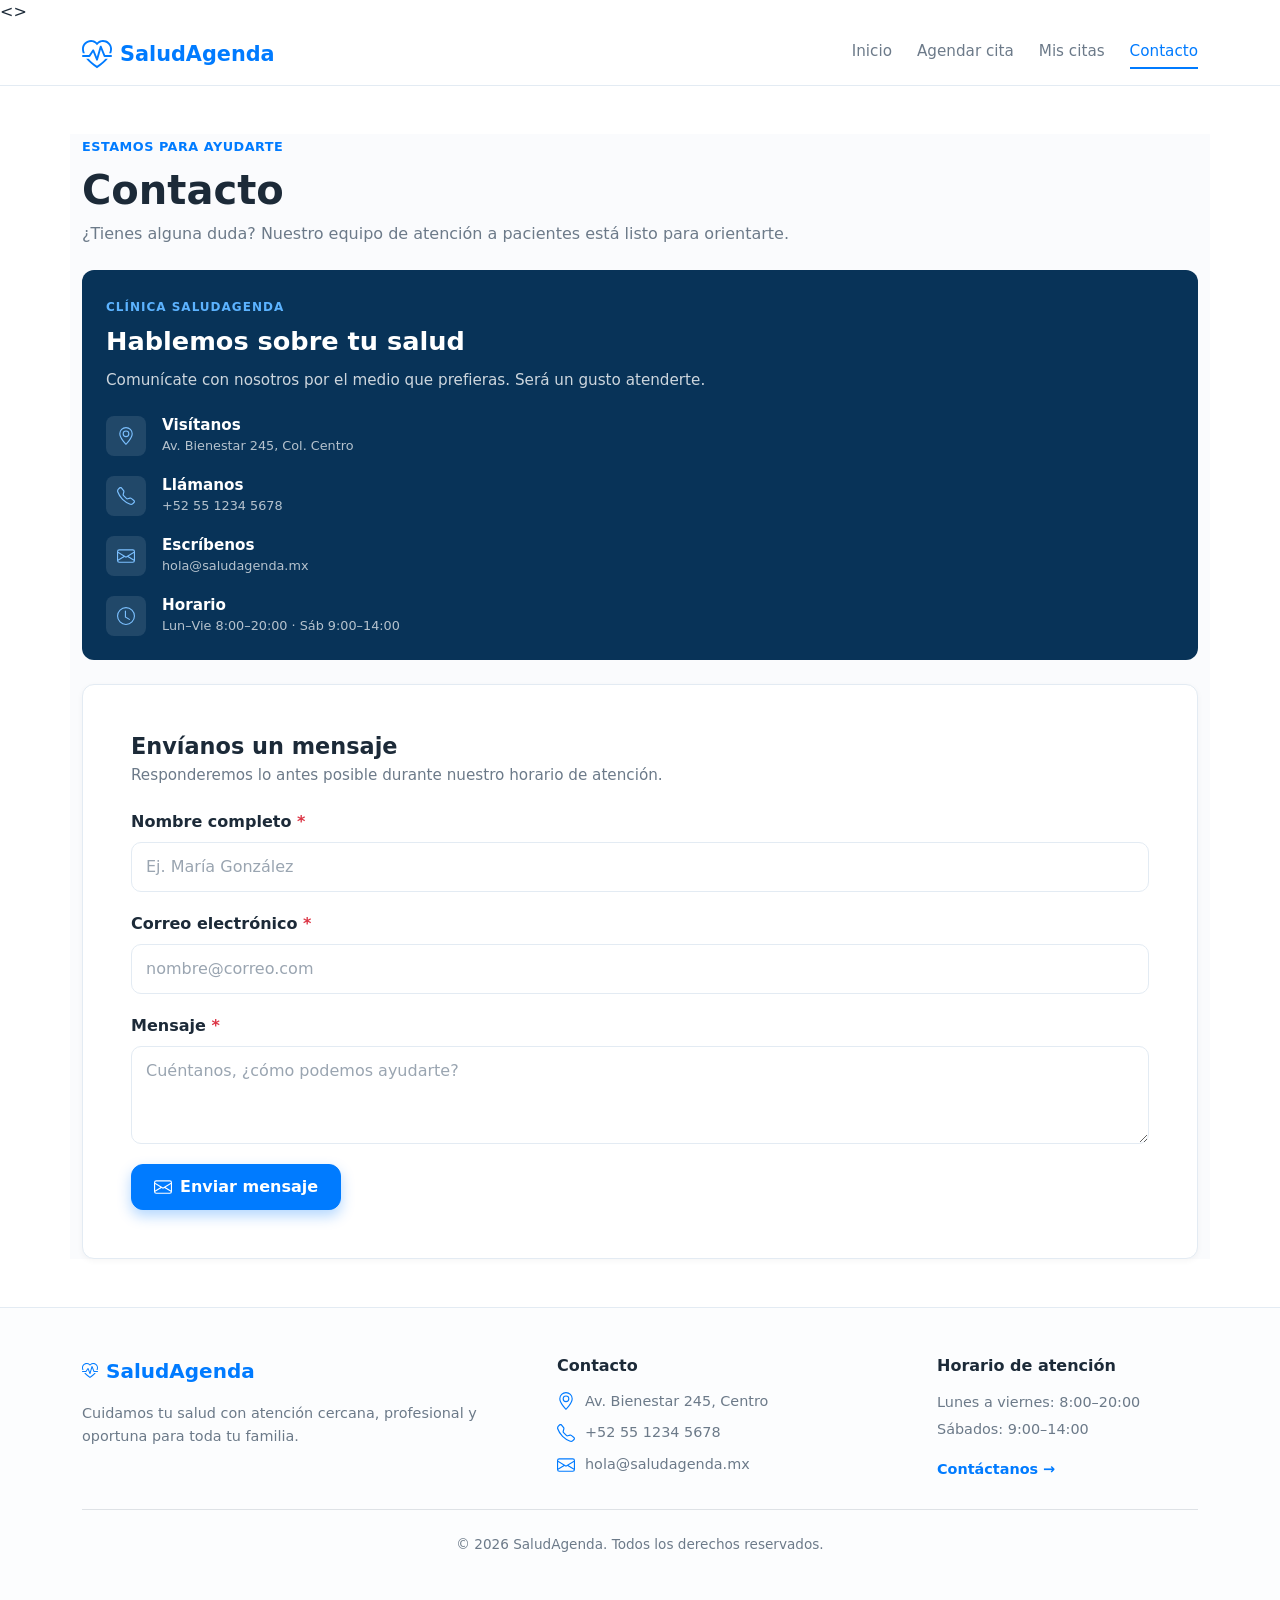
<file: contacto.html>
<!DOCTYPE html>
<html lang="es">

<head>
    <meta charset="UTF-8">
    <meta name="viewport" content="width=device-width, initial-scale=1.0">
    <title>SaludAgenda - Contacto</title>
    <link rel="stylesheet" href="css/bootstrap.min.css">
    <link rel="stylesheet" href="css/estilos.css">
</head>

<>
    <!-- BARRA DE NAVEGACION -->
    <header class="barra-navegacion sticky-top">
        <nav class="navbar navbar-expand-lg navbar-light">
            <div class="container">

                <a href="index.html" class="logo navbar-brand d-flex align-items-center">
                    <svg xmlns="http://www.w3.org/2000/svg" width="16" height="16" fill="currentColor"
                        class="bi bi-heart-pulse" viewBox="0 0 16 16">
                        <path
                            d="m8 2.748-.717-.737C5.6.281 2.514.878 1.4 3.053.918 3.995.78 5.323 1.508 7H.43c-2.128-5.697 4.165-8.83 7.394-5.857q.09.083.176.171a3 3 0 0 1 .176-.17c3.23-2.974 9.522.159 7.394 5.856h-1.078c.728-1.677.59-3.005.108-3.947C13.486.878 10.4.28 8.717 2.01zM2.212 10h1.315C4.593 11.183 6.05 12.458 8 13.795c1.949-1.337 3.407-2.612 4.473-3.795h1.315c-1.265 1.566-3.14 3.25-5.788 5-2.648-1.75-4.523-3.434-5.788-5" />
                        <path
                            d="M10.464 3.314a.5.5 0 0 0-.945.049L7.921 8.956 6.464 5.314a.5.5 0 0 0-.88-.091L3.732 8H.5a.5.5 0 0 0 0 1H4a.5.5 0 0 0 .416-.223l1.473-2.209 1.647 4.118a.5.5 0 0 0 .945-.049l1.598-5.593 1.457 3.642A.5.5 0 0 0 12 9h3.5a.5.5 0 0 0 0-1h-3.162z" />
                    </svg>
                    <span class="nombre-logo">SaludAgenda</span>
                </a>

                <button class="navbar-toggler" type="button" data-bs-toggle="collapse" data-bs-target="#menuPrincipal"
                    aria-controls="menuPrincipal" aria-expanded="false" aria-label="Abrir menú de navegación">
                    <span class="navbar-toggler-icon"></span>
                </button>

                <div class="collapse navbar-collapse" id="menuPrincipal">
                    <ul class="navbar-nav menu-navegacion ms-auto">
                        <li class="nav-item">
                            <a href="index.html" class="nav-link enlace-nav">Inicio</a>
                        </li>
                        <li class="nav-item">
                            <a href="registro.html" class="nav-link enlace-nav">Agendar cita</a>
                        </li>
                        <li class="nav-item">
                            <a href="citas.html" class="nav-link enlace-nav">Mis citas</a>
                        </li>
                        <li class="nav-item">
                            <a href="contacto.html" class="nav-link enlace-nav activo" aria-current="page">Contacto</a>
                        </li>
                    </ul>
                </div>

            </div>
        </nav>
    </header>

    <!-- MAIN -->
    <main class="container my-5">
        <!-- SECCION TITULO -->
        <section class="encabezado-seccion mb-4">
            <span class="subtitulo-seccion">ESTAMOS PARA AYUDARTE</span>
            <h2 class="titulo-seccion titulo-contacto-pagina">Contacto</h2>
            <p class="descripcion-seccion">¿Tienes alguna duda? Nuestro equipo de atención a pacientes está listo para
                orientarte.</p>
        </section>

        <!-- TARJETA INFORMACION DE CONTACTO -->
        <section class="tarjeta-contacto p-4 p-md-4 mb-4">
            <span class="etiqueta-contacto">CLÍNICA SALUDAGENDA</span>
            <h3 class="titulo-contacto">Hablemos sobre tu salud</h3>
            <p class="texto-contacto">Comunícate con nosotros por el medio que prefieras. Será un gusto atenderte.</p>

            <ul class="lista-datos-contacto">
                <!-- DIRECCION -->
                <li>
                    <div class="icono-dato-contacto">
                        <svg xmlns="http://www.w3.org/2000/svg" width="16" height="16" fill="currentColor"
                            class="bi bi-geo-alt" viewBox="0 0 16 16">
                            <path
                                d="M12.166 8.94c-.524 1.062-1.234 2.12-1.96 3.07A32 32 0 0 1 8 14.58a32 32 0 0 1-2.206-2.57c-.726-.95-1.436-2.008-1.96-3.07C3.304 7.867 3 6.862 3 6a5 5 0 0 1 10 0c0 .862-.305 1.867-.834 2.94M8 16s6-5.686 6-10A6 6 0 0 0 2 6c0 4.314 6 10 6 10" />
                            <path d="M8 8a2 2 0 1 1 0-4 2 2 0 0 1 0 4m0 1a3 3 0 1 0 0-6 3 3 0 0 0 0 6" />
                        </svg>
                    </div>
                    <div>
                        <h4 class="titulo-dato-contacto">Visítanos</h4>
                        <p class="texto-dato-contacto">Av. Bienestar 245, Col. Centro</p>
                    </div>
                </li>
                <!-- TELEFONO -->
                <li>
                    <div class="icono-dato-contacto">
                        <svg xmlns="http://www.w3.org/2000/svg" width="16" height="16" fill="currentColor"
                            class="bi bi-telephone" viewBox="0 0 16 16">
                            <path
                                d="M3.654 1.328a.678.678 0 0 0-1.015-.063L1.605 2.3c-.483.484-.661 1.169-.45 1.77a17.6 17.6 0 0 0 4.168 6.608 17.6 17.6 0 0 0 6.608 4.168c.601.211 1.286.033 1.77-.45l1.034-1.034a.678.678 0 0 0-.063-1.015l-2.307-1.794a.68.68 0 0 0-.58-.122l-2.19.547a1.75 1.75 0 0 1-1.657-.459L5.482 8.062a1.75 1.75 0 0 1-.46-1.657l.548-2.19a.68.68 0 0 0-.122-.58zM1.884.511a1.745 1.745 0 0 1 2.612.163L6.29 2.98c.329.423.445.974.315 1.494l-.547 2.19a.68.68 0 0 0 .178.643l2.457 2.457a.68.68 0 0 0 .644.178l2.189-.547a1.75 1.75 0 0 1 1.494.315l2.306 1.794c.829.645.905 1.87.163 2.611l-1.034 1.034c-.74.74-1.846 1.065-2.877.702a18.6 18.6 0 0 1-7.01-4.42 18.6 18.6 0 0 1-4.42-7.009c-.362-1.03-.037-2.137.703-2.877z" />
                        </svg>
                    </div>
                    <div>
                        <h4 class="titulo-dato-contacto">Llámanos</h4>
                        <p class="texto-dato-contacto">+52 55 1234 5678</p>
                    </div>
                </li>
                <!-- CORREO -->
                <li>
                    <div class="icono-dato-contacto">
                        <svg xmlns="http://www.w3.org/2000/svg" width="16" height="16" fill="currentColor"
                            class="bi bi-envelope" viewBox="0 0 16 16">
                            <path
                                d="M0 4a2 2 0 0 1 2-2h12a2 2 0 0 1 2 2v8a2 2 0 0 1-2 2H2a2 2 0 0 1-2-2zm2-1a1 1 0 0 0-1 1v.217l7 4.2 7-4.2V4a1 1 0 0 0-1-1zm13 2.383-4.708 2.825L15 11.105zm-.034 6.876-5.64-3.471L8 9.583l-1.326-.795-5.64 3.47A1 1 0 0 0 2 13h12a1 1 0 0 0 .966-.741M1 11.105l4.708-2.897L1 5.383z" />
                        </svg>
                    </div>
                    <div>
                        <h4 class="titulo-dato-contacto">Escríbenos</h4>
                        <p class="texto-dato-contacto">hola@saludagenda.mx</p>
                    </div>
                </li>
                <!-- HORARIO -->
                <li>
                    <div class="icono-dato-contacto">
                        <svg xmlns="http://www.w3.org/2000/svg" width="16" height="16" fill="currentColor"
                            class="bi bi-clock" viewBox="0 0 16 16">
                            <path d="M8 3.5a.5.5 0 0 0-1 0V9a.5.5 0 0 0 .252.434l3.5 2a.5.5 0 0 0 .496-.868L8 8.71z" />
                            <path d="M8 16A8 8 0 1 0 8 0a8 8 0 0 0 0 16m7-8A7 7 0 1 1 1 8a7 7 0 0 1 14 0" />
                        </svg>
                    </div>
                    <div>
                        <h4 class="titulo-dato-contacto">Horario</h4>
                        <p class="texto-dato-contacto">Lun–Vie 8:00–20:00 · Sáb 9:00–14:00</p>
                    </div>
                </li>
            </ul>
        </section>

        <!-- FORMULARIO DE CONTACTO -->
        <div class="card p-4 p-md-5 formulario-contacto">
            <div class="mb-4">
                <h3 class="titulo-formulario">Envíanos un mensaje</h3>
                <p class="subtitulo-formulario">Responderemos lo antes posible durante nuestro horario de atención.</p>
            </div>

            <!-- ALERTA DE EXITO -->
            <div class="alert alerta-exito alert-dismissible fade d-none d-flex align-items-center gap-3 mb-4"
                role="alert" id="alertaExito">
                <div class="icono-alerta">
                    <svg xmlns="http://www.w3.org/2000/svg" width="16" height="16" fill="currentColor"
                        class="bi bi-check-lg" viewBox="0 0 16 16">
                        <path
                            d="M12.736 3.97a.733.733 0 0 1 1.047 0c.286.289.29.756.01 1.05L7.88 12.01a.733.733 0 0 1-1.065.02L3.217 8.384a.757.757 0 0 1 0-1.06.733.733 0 0 1 1.047 0l3.052 3.093 5.4-6.425z" />
                    </svg>
                </div>
                <div class="texto-alerta">
                    <p class="titulo-alerta">Mensaje enviado correctamente</p>
                    <p class="descripcion-alerta">Gracias por contactarnos. Te responderemos muy pronto.</p>
                </div>
                <button type="button" class="btn-close" data-bs-dismiss="alert" aria-label="Cerrar"></button>
            </div>

            <!-- FORM CONTACTO -->
            <form id="FormularioContacto" class="formulario-mensaje" novalidate>
                <!-- NOMBRE -->
                <div class="form-group">
                    <label for="nombre" class="form-label">Nombre completo<span class="campo-obligatorio text-danger">
                            *</span></label>
                    <input type="text" id="nombre" name="nombre" class="control-form control-input"
                        placeholder="Ej. María González" autocomplete="name">
                    <div class="invalid-feedback error-message" id="error-nombre">Por favor ingresa tu nombre completo
                    </div>
                </div>
                <!-- CORREO -->
                <div class="form-group">
                    <label for="email" class="form-label">Correo electrónico<span class="campo-obligatorio text-danger">
                            *</span></label>
                    <input type="email" id="email" name="email" class="control-form control-input"
                        placeholder="nombre@correo.com" autocomplete="email">
                    <div class="invalid-feedback error-message" id="error-email">Por favor ingresa un correo electrónico
                        válido</div>
                </div>
                <!-- MENSAJE -->
                <div class="form-group">
                    <label for="mensaje" class="form-label">Mensaje<span class="campo-obligatorio text-danger">
                            *</span></label>
                    <textarea id="mensaje" name="mensaje" class="control-form control-input"
                        placeholder="Cuéntanos, ¿cómo podemos ayudarte?" rows="3"></textarea>
                    <div class="invalid-feedback error-message" id="error-mensaje">Por favor escribe tu mensaje</div>
                </div>

                <!-- BOTON -->
                <button type="submit" id="btnEnviar"
                    class="boton-guardar boton-enviar d-inline-flex align-items-center gap-2">
                    <svg xmlns="http://www.w3.org/2000/svg" width="18" height="18" fill="currentColor"
                        class="bi bi-envelope" viewBox="0 0 16 16">
                        <path
                            d="M0 4a2 2 0 0 1 2-2h12a2 2 0 0 1 2 2v8a2 2 0 0 1-2 2H2a2 2 0 0 1-2-2zm2-1a1 1 0 0 0-1 1v.217l7 4.2 7-4.2V4a1 1 0 0 0-1-1zm13 2.383-4.708 2.825L15 11.105zm-.034 6.876-5.64-3.471L8 9.583l-1.326-.795-5.64 3.47A1 1 0 0 0 2 13h12a1 1 0 0 0 .966-.741M1 11.105l4.708-2.897L1 5.383z" />
                    </svg>
                    <span>Enviar mensaje</span>
                </button>
            </form>
        </div>
    </main>

    <!-- FOOTER -->
    <footer class="pie-pagina py-5">
        <div class="container">
            <div class="row g-4">

                <!-- Presentación -->
                <div class="col-12 col-md-5">
                    <div class="logo d-flex align-items-center mb-3">
                        <svg xmlns="http://www.w3.org/2000/svg" width="16" height="16" fill="currentColor"
                            class="bi bi-heart-pulse" viewBox="0 0 16 16">
                            <path
                                d="m8 2.748-.717-.737C5.6.281 2.514.878 1.4 3.053.918 3.995.78 5.323 1.508 7H.43c-2.128-5.697 4.165-8.83 7.394-5.857q.09.083.176.171a3 3 0 0 1 .176-.17c3.23-2.974 9.522.159 7.394 5.856h-1.078c.728-1.677.59-3.005.108-3.947C13.486.878 10.4.28 8.717 2.01zM2.212 10h1.315C4.593 11.183 6.05 12.458 8 13.795c1.949-1.337 3.407-2.612 4.473-3.795h1.315c-1.265 1.566-3.14 3.25-5.788 5-2.648-1.75-4.523-3.434-5.788-5" />
                            <path
                                d="M10.464 3.314a.5.5 0 0 0-.945.049L7.921 8.956 6.464 5.314a.5.5 0 0 0-.88-.091L3.732 8H.5a.5.5 0 0 0 0 1H4a.5.5 0 0 0 .416-.223l1.473-2.209 1.647 4.118a.5.5 0 0 0 .945-.049l1.598-5.593 1.457 3.642A.5.5 0 0 0 12 9h3.5a.5.5 0 0 0 0-1h-3.162z" />
                        </svg>
                        <span class="nombre-logo">SaludAgenda</span>
                    </div>
                    <p class="texto-footer pe-md-4">Cuidamos tu salud con atención cercana, profesional y oportuna para
                        toda tu familia.</p>
                </div>

                <!-- Contacto -->
                <div class="col-12 col-md-4">
                    <h4 class="titulo-columna-footer">Contacto</h4>
                    <ul class="lista-contacto">
                        <li>
                            <svg xmlns="http://www.w3.org/2000/svg" width="16" height="16" fill="currentColor"
                                class="bi bi-geo-alt" viewBox="0 0 16 16">
                                <path
                                    d="M12.166 8.94c-.524 1.062-1.234 2.12-1.96 3.07A32 32 0 0 1 8 14.58a32 32 0 0 1-2.206-2.57c-.726-.95-1.436-2.008-1.96-3.07C3.304 7.867 3 6.862 3 6a5 5 0 0 1 10 0c0 .862-.305 1.867-.834 2.94M8 16s6-5.686 6-10A6 6 0 0 0 2 6c0 4.314 6 10 6 10" />
                                <path d="M8 8a2 2 0 1 1 0-4 2 2 0 0 1 0 4m0 1a3 3 0 1 0 0-6 3 3 0 0 0 0 6" />
                            </svg>
                            <span>Av. Bienestar 245, Centro</span>
                        </li>
                        <li>
                            <svg xmlns="http://www.w3.org/2000/svg" width="16" height="16" fill="currentColor"
                                class="bi bi-telephone" viewBox="0 0 16 16">
                                <path
                                    d="M3.654 1.328a.678.678 0 0 0-1.015-.063L1.605 2.3c-.483.484-.661 1.169-.45 1.77a17.6 17.6 0 0 0 4.168 6.608 17.6 17.6 0 0 0 6.608 4.168c.601.211 1.286.033 1.77-.45l1.034-1.034a.678.678 0 0 0-.063-1.015l-2.307-1.794a.68.68 0 0 0-.58-.122l-2.19.547a1.75 1.75 0 0 1-1.657-.459L5.482 8.062a1.75 1.75 0 0 1-.46-1.657l.548-2.19a.68.68 0 0 0-.122-.58zM1.884.511a1.745 1.745 0 0 1 2.612.163L6.29 2.98c.329.423.445.974.315 1.494l-.547 2.19a.68.68 0 0 0 .178.643l2.457 2.457a.68.68 0 0 0 .644.178l2.189-.547a1.75 1.75 0 0 1 1.494.315l2.306 1.794c.829.645.905 1.87.163 2.611l-1.034 1.034c-.74.74-1.846 1.065-2.877.702a18.6 18.6 0 0 1-7.01-4.42 18.6 18.6 0 0 1-4.42-7.009c-.362-1.03-.037-2.137.703-2.877z" />
                            </svg>
                            <span>+52 55 1234 5678</span>
                        </li>
                        <li>
                            <svg xmlns="http://www.w3.org/2000/svg" width="16" height="16" fill="currentColor"
                                class="bi bi-envelope" viewBox="0 0 16 16">
                                <path
                                    d="M0 4a2 2 0 0 1 2-2h12a2 2 0 0 1 2 2v8a2 2 0 0 1-2 2H2a2 2 0 0 1-2-2zm2-1a1 1 0 0 0-1 1v.217l7 4.2 7-4.2V4a1 1 0 0 0-1-1zm13 2.383-4.708 2.825L15 11.105zm-.034 6.876-5.64-3.471L8 9.583l-1.326-.795-5.64 3.47A1 1 0 0 0 2 13h12a1 1 0 0 0 .966-.741M1 11.105l4.708-2.897L1 5.383z" />
                            </svg>
                            <span>hola@saludagenda.mx</span>
                        </li>
                    </ul>
                </div>

                <!-- Horarios -->
                <div class="col-12 col-md-3">
                    <h4 class="titulo-columna-footer">Horario de atención</h4>
                    <p class="texto-footer mb-1">Lunes a viernes: 8:00–20:00</p>
                    <p class="texto-footer mb-3">Sábados: 9:00–14:00</p>
                    <a href="contacto.html" class="enlace-contacto">Contáctanos &rarr;</a>
                </div>

            </div>

            <div class="copyright text-center pt-4 mt-4 border-top">
                <p class="mb-0">&copy; 2026 SaludAgenda. Todos los derechos reservados.</p>
            </div>
        </div>
    </footer>

    <script src="https://cdn.jsdelivr.net/npm/bootstrap@5.0.2/dist/js/bootstrap.bundle.min.js"></script>
    <script src="js/contacto.js"></script>
</body>

</html>
</file>
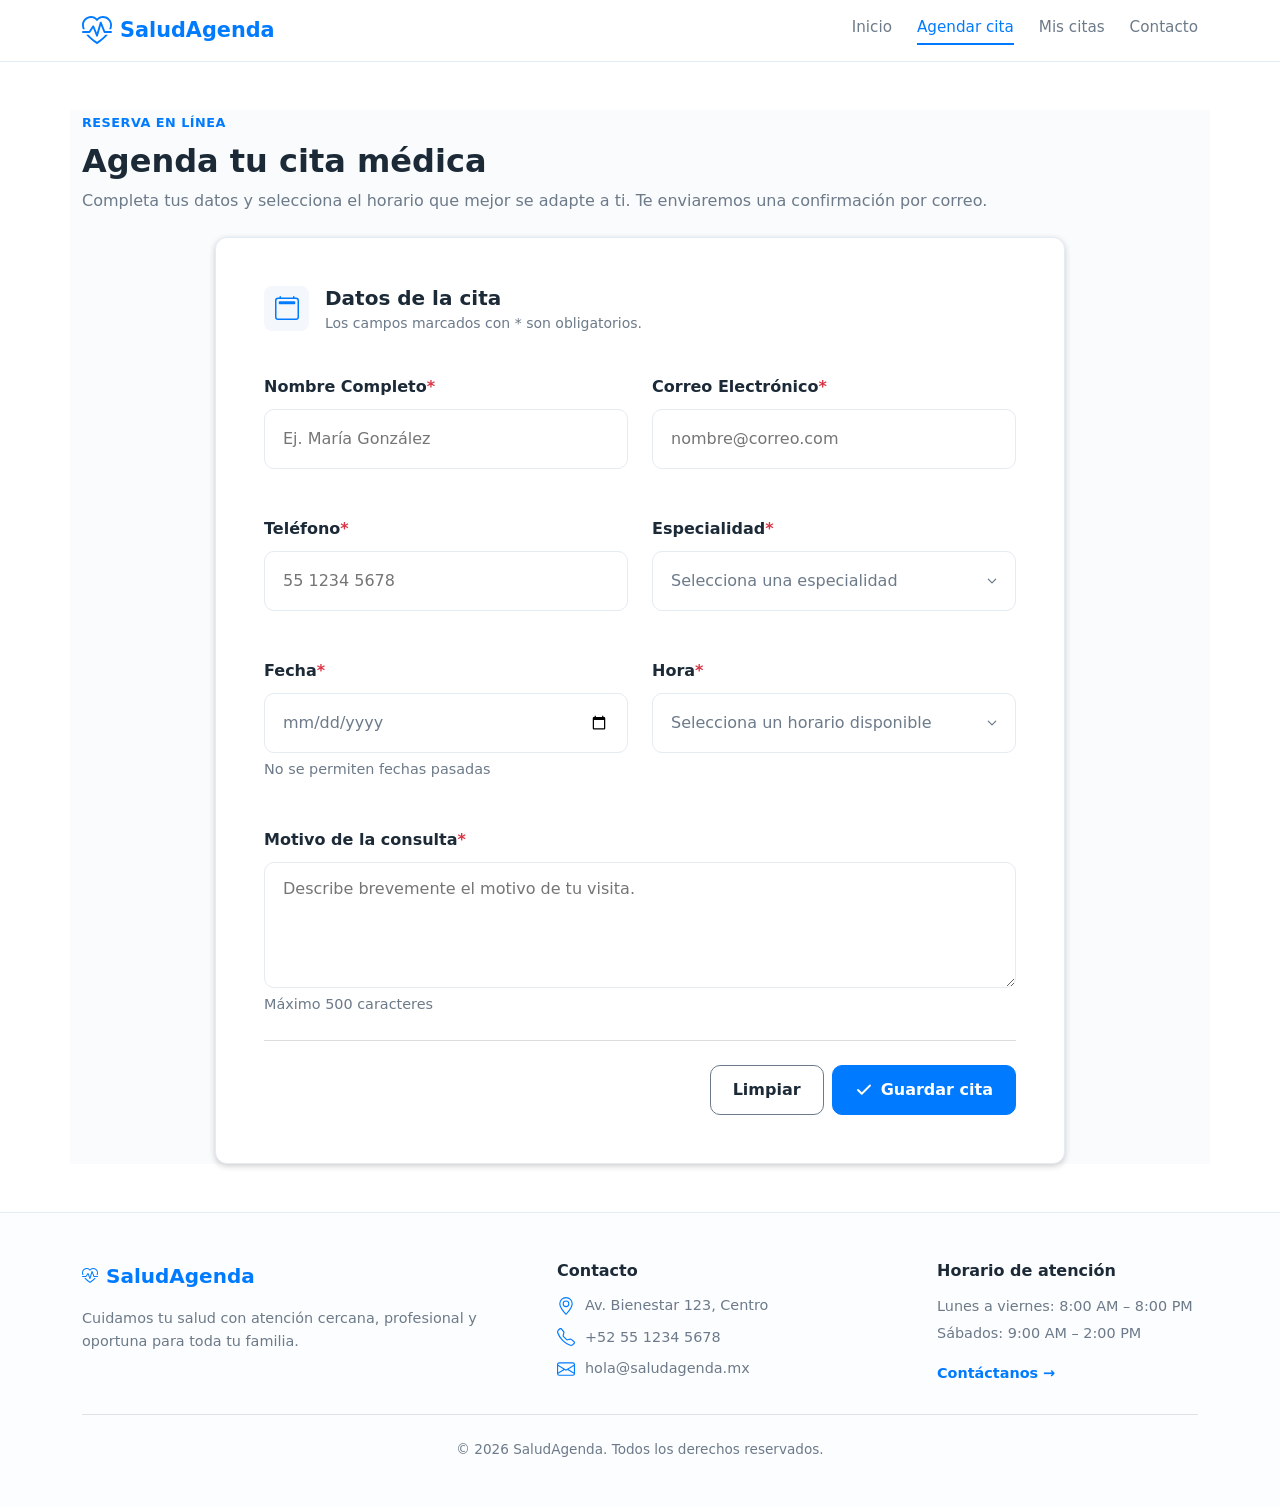
<file: registro.html>
<!DOCTYPE html>
<html lang="es">
<head>
    <meta charset="UTF-8">
    <meta name="viewport" content="width=device-width, initial-scale=1.0">
    <title>SaludAgenda - Registro</title>
    <link rel="stylesheet" href="css/bootstrap.min.css">
    <link rel="stylesheet" href="css/estilos.css">
</head>
<body>
    <!-- BARRA DE NAVEGACION -->
    <header class="barra-navegacion sticky-top">
        <nav class="navbar navbar-expand-lg navbar-light">
            <div class="container">

                <a href="index.html" class="logo navbar-brand d-flex align-items-center">
                    <svg xmlns="http://www.w3.org/2000/svg" width="16" height="16" fill="currentColor" class="bi bi-heart-pulse" viewBox="0 0 16 16">
                    <path d="m8 2.748-.717-.737C5.6.281 2.514.878 1.4 3.053.918 3.995.78 5.323 1.508 7H.43c-2.128-5.697 4.165-8.83 7.394-5.857q.09.083.176.171a3 3 0 0 1 .176-.17c3.23-2.974 9.522.159 7.394 5.856h-1.078c.728-1.677.59-3.005.108-3.947C13.486.878 10.4.28 8.717 2.01zM2.212 10h1.315C4.593 11.183 6.05 12.458 8 13.795c1.949-1.337 3.407-2.612 4.473-3.795h1.315c-1.265 1.566-3.14 3.25-5.788 5-2.648-1.75-4.523-3.434-5.788-5"/>
                    <path d="M10.464 3.314a.5.5 0 0 0-.945.049L7.921 8.956 6.464 5.314a.5.5 0 0 0-.88-.091L3.732 8H.5a.5.5 0 0 0 0 1H4a.5.5 0 0 0 .416-.223l1.473-2.209 1.647 4.118a.5.5 0 0 0 .945-.049l1.598-5.593 1.457 3.642A.5.5 0 0 0 12 9h3.5a.5.5 0 0 0 0-1h-3.162z"/>
                </svg>
                    <span class="nombre-logo">SaludAgenda</span>
                </a>

                <button class="navbar-toggler" type="button" data-bs-toggle="collapse" data-bs-target="#menuPrincipal" aria-controls="menuPrincipal" aria-expanded="false" aria-label="Abrir menú de navegación">
                    <span class="navbar-toggler-icon"></span>
                </button>

                <div class="collapse navbar-collapse" id="menuPrincipal">
                    <ul class="navbar-nav menu-navegacion ms-auto">
                        <li class="nav-item">
                            <a href="index.html" class="nav-link enlace-nav" aria-current="page">Inicio</a>
                        </li>
                        <li class="nav-item">
                            <a href="registro.html" class="nav-link enlace-nav activo">Agendar cita</a>
                        </li>
                        <li class="nav-item">
                            <a href="citas.html" class="nav-link enlace-nav">Mis citas</a>
                        </li>
                        <li class="nav-item">
                            <a href="contacto.html" class="nav-link enlace-nav">Contacto</a>
                        </li>
                    </ul>
                </div>

            </div>
        </nav>
    </header>

    <!-- MAIN -->
    <main class="container my-5">
        <!-- SECCION TITULO -->
        <section class="encabezado-seccion mb-4">
            <span class="subtitulo-seccion">RESERVA EN LÍNEA</span>
            <h2 class="titulo-seccion">Agenda tu cita médica</h2>
            <p class="descripcion-seccion">Completa tus datos y selecciona el horario que mejor se adapte a ti. 
                Te enviaremos una confirmación por correo.
            </p>
        </section>

        <!-- FORMULARIO REGISTRO -->
        <div class="card p-4 p-md-5 formulario-registro">
            <div class="p-0 mb-4 d-flex align-items-start gap-3">
                <div class="caja-icono">
                    <svg xmlns="http://www.w3.org/2000/svg" width="16" height="16" fill="currentColor" class="bi bi-calendar2" viewBox="0 0 16 16">
                        <path d="M3.5 0a.5.5 0 0 1 .5.5V1h8V.5a.5.5 0 0 1 1 0V1h1a2 2 0 0 1 2 2v11a2 2 0 0 1-2 2H2a2 2 0 0 1-2-2V3a2 2 0 0 1 2-2h1V.5a.5.5 0 0 1 .5-.5M2 2a1 1 0 0 0-1 1v11a1 1 0 0 0 1 1h12a1 1 0 0 0 1-1V3a1 1 0 0 0-1-1z"/>
                        <path d="M2.5 4a.5.5 0 0 1 .5-.5h10a.5.5 0 0 1 .5.5v1a.5.5 0 0 1-.5.5H3a.5.5 0 0 1-.5-.5z"/>
                    </svg>
                </div>
                <div class="texto-formulario">
                    <h2>Datos de la cita</h2>
                    <p>Los campos marcados con <span class="campo-obligatorio">*</span> son obligatorios.</p>
                </div>
            </div>
            <!-- FORM CITA -->
            <form id="FormularioAgendar" class="formulario-agendar" novalidate>
                <div class="row g-3 g-md-4">
                    <!-- NOMBRE -->
                    <div class="col-12 col-md-6 form-group">
                        <label for="nombre" class="form-label">Nombre Completo<span class="campo-obligatorio text-danger">*</span></label>
                        <input type="text" id="nombre" name="nombre" class="control-form control-input"  placeholder="Ej. María González" autocomplete="name">
                        <div class="invalid-feedback error-message" id="error-nombre">Por favor ingresa tu nombre completo</div>
                    </div>
                    <!-- CORREO -->
                    <div class="col-12 col-md-6 form-group">
                        <label for="email" class="form-label">Correo Electrónico<span class="campo-obligatorio text-danger">*</span></label>
                        <input type="email" id="email" name="email" class="control-form control-input" placeholder="nombre@correo.com" autocomplete="email">
                        <div class="invalid-feedback error-message" id="error-email">Por favor ingresa un correo electrónico válido</div>
                    </div>
                    <!-- TELEFONO -->
                    <div class="col-12 col-md-6 form-group">
                        <label for="telefono" class="form-label">Teléfono<span class="campo-obligatorio text-danger">*</span></label>
                        <input type="tel" id="telefono" name="telefono" class="control-form control-input" placeholder="55 1234 5678" autocomplete="tel">
                        <div class="invalid-feedback error-message" id="error-telefono">El teléfono debe contener al menos 10 dígitos numéricos</div>
                    </div>
                    <!-- ESPECIALIDAD -->
                    <div class="col-12 col-md-6 form-group">
                        <label for="especialidad" class="form-label">Especialidad<span class="campo-obligatorio text-danger">*</span></label>
                        <div class="select-wrapper">
                            <select name="especialidad" id="especialidad" class="select-form control-form control-input">
                                <option value="" disabled selected>Selecciona una especialidad</option>
                                <option value="Pediatría">Pediatría</option>
                                <option value="Odontología">Odontología</option>
                                <option value="Ginecología">Ginecología</option>
                                <option value="Medicina general">Medicina general</option>
                            </select>
                        </div>
                        <div class="invalid-feedback error-message" id="error-especialidad">Seleccione una especialidad</div>
                    </div>
                    <!-- FECHA -->
                    <div class="col-12 col-md-6 form-group">
                        <label for="fecha" class="form-label">Fecha<span class="campo-obligatorio text-danger">*</span></label>
                        <input type="date" id="fecha" name="fecha" class="control-form control-input">
                        <div class="form-text helper-text" id="helper-fecha">No se permiten fechas pasadas</div>
                        <div class="invalid-feedback error-message" id="error-fecha">Seleccione una fecha válida</div>
                    </div>
                    <!-- HORA -->
                    <div class="col-12 col-md-6 form-group">
                        <label for="hora" class="form-label">Hora<span class="campo-obligatorio text-danger">*</span></label>
                        <div class="select-wrapper">
                            <select name="hora" id="hora" class="select-form control-form control-input">
                                <option value="" disabled selected>Selecciona un horario disponible</option>
                                <optgroup label="Turno Matutino">
                                    <option value="08:00">08:00 AM</option>
                                    <option value="08:30">08:30 AM</option>
                                    <option value="09:00">09:00 AM</option>
                                    <option value="09:30">09:30 AM</option>
                                    <option value="10:00">10:00 AM</option>
                                    <option value="10:30">10:30 AM</option>
                                    <option value="11:00">11:00 AM</option>
                                    <option value="11:30">11:30 AM</option>
                                    <option value="12:00">12:00 PM</option>
                                    <option value="12:30">12:30 PM</option>
                                </optgroup>
                                <optgroup label="Turno Vespertino">
                                    <option value="14:00">02:00 PM</option>
                                    <option value="14:30">02:30 PM</option>
                                    <option value="15:00">03:00 PM</option>
                                    <option value="15:30">03:30 PM</option>
                                    <option value="16:00">04:00 PM</option>
                                    <option value="16:30">04:30 PM</option>
                                    <option value="17:00">05:00 PM</option>
                                    <option value="17:30">05:30 PM</option>
                                    <option value="18:00">06:00 PM</option>
                                    <option value="18:30">06:30 PM</option>
                                    <option value="19:00">07:00 PM</option>
                                </optgroup>
                            </select>
                        </div>
                        <div class="invalid-feedback error-message" id="error-hora">Selecciona un horario para tu consulta</div>
                    </div>
                    <!-- MOTIVO -->
                     <div class="col-12 form-group full-width">
                        <label for="motivo" class="form-label">Motivo de la consulta<span class="campo-obligatorio text-danger">*</span></label>
                        <textarea id="motivo" name="motivo" class="control-form control-input" placeholder="Describe brevemente el motivo de tu visita." rows="4" maxlength="500"></textarea>
                        <div class="form-text helper-text" id="helper-motivo">Máximo 500 caracteres</div>
                        <div class="invalid-feedback error-message" id="error-motivo">Por favor describe el motivo de tu consulta</div>
                    </div>

                </div>
                <hr class="my-4 text-secondary opacity-25 form-divider">
                
                <!-- BOTONES -->
                <div class="d-flex justify-content-end align-items-center gap-2">
                    <button type="button" id="btnLimpiar" class="boton-limpiar">Limpiar</button>
                    <button type="submit" id="btnGuardar" class="boton-guardar d-inline-flex align-items-center gap-2">
                        <svg width="18" height="18" viewBox="0 0 24 24" fill="none" stroke="currentColor" stroke-width="2.5" stroke-linecap="round" stroke-linejoin="round">
                            <polyline points="20 6 9 17 4 12"></polyline>
                        </svg>
                        <span>Guardar cita</span>
                    </button>
                </div>
            </form>
        </div>
    </main>
    
    <!-- FOOTER -->
    <footer class="pie-pagina py-5">
        <div class="container">
            <div class="row g-4">
                
                <!-- Columna 1: Presentación -->
                <div class="col-12 col-md-5">
                    <div class="logo d-flex align-items-center mb-3">
                        <svg xmlns="http://www.w3.org/2000/svg" width="16" height="16" fill="currentColor" class="bi bi-heart-pulse" viewBox="0 0 16 16">
                            <path d="m8 2.748-.717-.737C5.6.281 2.514.878 1.4 3.053.918 3.995.78 5.323 1.508 7H.43c-2.128-5.697 4.165-8.83 7.394-5.857q.09.083.176.171a3 3 0 0 1 .176-.17c3.23-2.974 9.522.159 7.394 5.856h-1.078c.728-1.677.59-3.005.108-3.947C13.486.878 10.4.28 8.717 2.01zM2.212 10h1.315C4.593 11.183 6.05 12.458 8 13.795c1.949-1.337 3.407-2.612 4.473-3.795h1.315c-1.265 1.566-3.14 3.25-5.788 5-2.648-1.75-4.523-3.434-5.788-5"/>
                            <path d="M10.464 3.314a.5.5 0 0 0-.945.049L7.921 8.956 6.464 5.314a.5.5 0 0 0-.88-.091L3.732 8H.5a.5.5 0 0 0 0 1H4a.5.5 0 0 0 .416-.223l1.473-2.209 1.647 4.118a.5.5 0 0 0 .945-.049l1.598-5.593 1.457 3.642A.5.5 0 0 0 12 9h3.5a.5.5 0 0 0 0-1h-3.162z"/>
                        </svg>
                        <span class="nombre-logo">SaludAgenda</span>
                    </div>
                    <p class="texto-footer pe-md-4">Cuidamos tu salud con atención cercana, profesional y oportuna para toda tu familia.</p>
                </div>

                <!-- Columna 2: Contacto -->
                <div class="col-12 col-md-4">
                    <h4 class="titulo-columna-footer">Contacto</h4>
                    <ul class="lista-contacto">
                        <li>
                            <svg xmlns="http://www.w3.org/2000/svg" width="16" height="16" fill="currentColor" class="bi bi-geo-alt" viewBox="0 0 16 16">
                                <path d="M12.166 8.94c-.524 1.062-1.234 2.12-1.96 3.07A32 32 0 0 1 8 14.58a32 32 0 0 1-2.206-2.57c-.726-.95-1.436-2.008-1.96-3.07C3.304 7.867 3 6.862 3 6a5 5 0 0 1 10 0c0 .862-.305 1.867-.834 2.94M8 16s6-5.686 6-10A6 6 0 0 0 2 6c0 4.314 6 10 6 10"/>
                                <path d="M8 8a2 2 0 1 1 0-4 2 2 0 0 1 0 4m0 1a3 3 0 1 0 0-6 3 3 0 0 0 0 6"/>
                            </svg>
                            <span>Av. Bienestar 123, Centro</span>
                        </li>
                        <li>
                            <svg xmlns="http://www.w3.org/2000/svg" width="16" height="16" fill="currentColor" class="bi bi-telephone" viewBox="0 0 16 16">
                                <path d="M3.654 1.328a.678.678 0 0 0-1.015-.063L1.605 2.3c-.483.484-.661 1.169-.45 1.77a17.6 17.6 0 0 0 4.168 6.608 17.6 17.6 0 0 0 6.608 4.168c.601.211 1.286.033 1.77-.45l1.034-1.034a.678.678 0 0 0-.063-1.015l-2.307-1.794a.68.68 0 0 0-.58-.122l-2.19.547a1.75 1.75 0 0 1-1.657-.459L5.482 8.062a1.75 1.75 0 0 1-.46-1.657l.548-2.19a.68.68 0 0 0-.122-.58zM1.884.511a1.745 1.745 0 0 1 2.612.163L6.29 2.98c.329.423.445.974.315 1.494l-.547 2.19a.68.68 0 0 0 .178.643l2.457 2.457a.68.68 0 0 0 .644.178l2.189-.547a1.75 1.75 0 0 1 1.494.315l2.306 1.794c.829.645.905 1.87.163 2.611l-1.034 1.034c-.74.74-1.846 1.065-2.877.702a18.6 18.6 0 0 1-7.01-4.42 18.6 18.6 0 0 1-4.42-7.009c-.362-1.03-.037-2.137.703-2.877z"/>
                            </svg>
                            <span>+52 55 1234 5678</span>
                        </li>
                        <li>
                            <svg xmlns="http://www.w3.org/2000/svg" width="16" height="16" fill="currentColor" class="bi bi-envelope" viewBox="0 0 16 16">
                                <path d="M0 4a2 2 0 0 1 2-2h12a2 2 0 0 1 2 2v8a2 2 0 0 1-2 2H2a2 2 0 0 1-2-2zm2-1a1 1 0 0 0-1 1v.217l7 4.2 7-4.2V4a1 1 0 0 0-1-1zm13 2.383-4.708 2.825L15 11.105zm-.034 6.876-5.64-3.471L8 9.583l-1.326-.795-5.64 3.47A1 1 0 0 0 2 13h12a1 1 0 0 0 .966-.741M1 11.105l4.708-2.897L1 5.383z"/>
                            </svg>
                            <span>hola@saludagenda.mx</span>
                        </li>
                    </ul>
                </div>

                <!-- Columna 3: Horarios -->
                <div class="col-12 col-md-3">
                    <h4 class="titulo-columna-footer">Horario de atención</h4>
                    <p class="texto-footer mb-1">Lunes a viernes: 8:00 AM – 8:00 PM</p>
                    <p class="texto-footer mb-3">Sábados: 9:00 AM – 2:00 PM</p>
                    <a href="contacto.html" class="enlace-contacto">Contáctanos &rarr;</a>
                </div>

            </div>

            <!-- Copyright -->
            <div class="copyright text-center pt-4 mt-4 border-top">
                <p class="mb-0">&copy; 2026 SaludAgenda. Todos los derechos reservados.</p>
            </div>
        </div>
    </footer>

    <!-- Script de Bootstrap -->
    <script src="https://cdn.jsdelivr.net/npm/bootstrap@5.0.2/dist/js/bootstrap.bundle.min.js"></script>

    <!-- Scripts de utilidades y registro JS-->
    <script src="js/utilidades.js"></script>
    <script src="js/registro.js"></script>
</body>

</html>
</file>
<file: css/estilos.css>
/* VARIABLES GLOBALES */
:root {
    --color-primario: #007bff;
    --color-primario-hover: #0056b3;
    --color-fondo-claro: #f4f8fc;
    --color-blanco: #ffffff;
    --color-texto-oscuro: #1c2a38;
    --color-texto-secundario: #6c7a89;
    --color-borde: #e3ebf3;
}

* {
    margin: 0;
    padding: 0;
    box-sizing: border-box;
}

body {
    font-family: system-ui, -apple-system, "Segoe UI", Roboto, sans-serif;
    color: var(--color-texto-oscuro);
    background-color: var(--color-blanco);
}

a {
    text-decoration: none;
    color: inherit;
}

/* BARRA DE NAVEGACION */
.barra-navegacion {
    background-color: var(--color-blanco);
    border-bottom: 1px solid var(--color-borde);
    padding: 15px 0;
}

.barra-navegacion .navbar {
    padding: 0;
}

.barra-navegacion .logo {
    font-weight: 700;
    font-size: 1.3rem;
    color: var(--color-primario);
    gap: 8px;
    margin: 0; 
    padding: 0;
}

.barra-navegacion .logo svg {
    width: 30px;
    height: 30px;
    color: var(--color-primario);
}

.barra-navegacion .navbar-toggler {
    border-color: var(--color-borde);
    padding: 4px 10px;
}

.barra-navegacion .navbar-toggler:focus {
    box-shadow: 0 0 0 3px rgba(0, 123, 255, 0.25);
}

.menu-navegacion {
    gap: 25px;
}

.barra-navegacion .menu-navegacion .enlace-nav {
    font-size: 0.95rem;
    font-weight: 500;
    color: var(--color-texto-secundario);
    padding: 0 0 4px;
    white-space: nowrap;
    transition: color 0.2s;
}

.barra-navegacion .menu-navegacion .enlace-nav:hover {
    color: var(--color-primario);
}

.barra-navegacion .menu-navegacion .enlace-nav.activo {
    color: var(--color-primario);
    border-bottom: 2px solid var(--color-primario);
}

/* MEDIA QUERIES  */

/* Dispositivos lg  */
@media (max-width: 992px) {
    .barra-navegacion .navbar-collapse {
        padding-top: 15px;
    }

    .menu-navegacion {
        gap: 0;
    }

    .barra-navegacion .menu-navegacion .enlace-nav {
        display: block;
        padding: 10px 12px;
        font-size: 1rem;
        border-left: 3px solid transparent;
    }

    .barra-navegacion .menu-navegacion .enlace-nav.activo {
        border-bottom: none;
        border-left-color: var(--color-primario);
        background-color: var(--color-fondo-claro);
    }
}

/* SECCION CARRUSEL */
.seccion-carrusel .carousel-item {
    background-size: cover;
    background-position: center;
    position: relative;
    background-color: #1a334d;
}

.seccion-carrusel .carousel {
    touch-action: pan-y;
}

.seccion-carrusel .carousel-control-prev,
.seccion-carrusel .carousel-control-next {
    z-index: 10;
    width: 60px;
    opacity: 0.9; 
}

.seccion-carrusel .carousel-control-prev-icon,
.seccion-carrusel .carousel-control-next-icon {
    width: 2.5rem;
    height: 2.5rem;
    background-color: rgba(10, 37, 64, 0.55);
    background-size: 50% 50%;
    border-radius: 50%;
    border: 1px solid rgba(255, 255, 255, 0.4);
}

/* Imágenes */
.seccion-carrusel .carousel-item:nth-child(1) {
    background-image: url('../img/clinica-1.jpg');
}
.seccion-carrusel .carousel-item:nth-child(2) {
    background-image: url('../img/clinica-2.jpg');
}
.seccion-carrusel .carousel-item:nth-child(3) {
    background-image: url('../img/clinica-3.jpg');
}

.seccion-carrusel .capa-oscura {
    position: absolute;
    top: 0;
    left: 0;
    width: 100%;
    height: 100%;
    /* [CAMBIO C4] Degradado simétrico (oscuro en los lados, más claro al centro) para que el texto centrado se lea bien */
    background: linear-gradient(90deg, rgba(10, 37, 64, 0.8) 0%, rgba(10, 37, 64, 0.6) 50%, rgba(10, 37, 64, 0.8) 100%);
}

.seccion-carrusel .contenido-carrusel .container {
    padding-left: 64px;
    padding-right: 64px;
}

.seccion-carrusel .contenido-carrusel {
    position: relative;
    z-index: 2;
    min-height: 520px;
    display: flex;
    align-items: center;
    justify-content: center;
    text-align: center;
    padding: 60px 0 80px;
    color: var(--color-blanco);
}

.etiqueta-superior {
    display: inline-flex;
    align-items: center;
    gap: 6px;
    background: rgba(255, 255, 255, 0.15);
    border: 1px solid rgba(255, 255, 255, 0.25);
    padding: 6px 14px;
    border-radius: 50px;
    font-size: 0.75rem;
    font-weight: 600;
    letter-spacing: 1px;
    margin-bottom: 20px;
}

.titulo-carrusel {
    font-size: 2.8rem;
    font-weight: 700;
    margin: 0 auto 15px; 
    max-width: 650px;
    line-height: 1.2;
}

.texto-carrusel {
    font-size: 1.1rem;
    max-width: 550px;
    margin: 0 auto 25px; 
    color: rgba(255, 255, 255, 0.85);
}

.boton-primario {
    display: inline-flex;
    align-items: center;
    justify-content: center; 
    gap: 8px;
    background-color: var(--color-primario);
    color: var(--color-blanco);
    padding: 10px 22px;
    border-radius: 6px;
    font-weight: 600;
    transition: background 0.2s;
}

.boton-primario:hover {
    background-color: var(--color-primario-hover);
    color: var(--color-blanco);
}

.boton-secundario {
    display: inline-flex;
    align-items: center;
    justify-content: center; 
    background: rgba(255, 255, 255, 0.12);
    color: var(--color-blanco);
    border: 1px solid rgba(255, 255, 255, 0.35);
    padding: 10px 22px;
    border-radius: 6px;
    font-weight: 500;
    transition: background 0.2s;
}

.boton-secundario:hover {
    background: rgba(255, 255, 255, 0.25);
    color: var(--color-blanco);
}

/* SECCION ESPECIALIDADES */
.seccion-especialidades {
    background-color: #fafbfd;
}

.subtitulo-seccion {
    color: var(--color-primario);
    font-size: 0.8rem;
    font-weight: 700;
    letter-spacing: 0.5px;
}

.titulo-seccion {
    font-size: 2rem;
    font-weight: 700;
    margin: 8px 0;
}

.descripcion-seccion {
    color: var(--color-texto-secundario);
    font-size: 1rem;
}

.tarjeta-servicio {
    background-color: var(--color-blanco);
    border: 1px solid var(--color-borde);
    border-radius: 12px;
    padding: 28px 22px;
    height: 100%;
    display: flex;
    flex-direction: column;
    box-shadow: 0 2px 6px rgba(0, 0, 0, 0.02);
    transition: transform 0.2s, box-shadow 0.2s;
}

.tarjeta-servicio:hover {
    transform: translateY(-3px);
    box-shadow: 0 6px 15px rgba(0, 0, 0, 0.06);
}

.caja-icono {
    width: 45px;
    height: 45px;
    background-color: var(--color-fondo-claro);
    color: var(--color-primario);
    border-radius: 8px;
    display: flex;
    align-items: center;
    justify-content: center;
    margin-bottom: 20px;
}

.caja-icono svg {
    width: 24px;
    height: 24px;
}

.nombre-servicio {
    font-size: 1.25rem;
    font-weight: 600;
    margin-bottom: 10px;
}

.descripcion-servicio {
    color: var(--color-texto-secundario);
    font-size: 0.95rem;
    line-height: 1.5;
    margin-bottom: 20px;
    flex-grow: 1;
}

.enlace-servicio {
    color: var(--color-primario);
    font-weight: 600;
    font-size: 0.95rem;
    transition: gap 0.2s;
}

.enlace-servicio:hover {
    color: var(--color-primario-hover);
}

/* BANNER BENEFICIOS */
.seccion-beneficios {
    background-color: var(--color-blanco);
}

.caja-beneficios {
    background-color: var(--color-fondo-claro);
    border: 1px solid var(--color-borde);
    border-radius: 12px;
    padding: 25px 20px;
}

.icono-beneficio {
    color: var(--color-primario);
    display: flex;
    align-items: center;
    justify-content: center;
    flex-shrink: 0;
    width: 28px;
    height: 28px;
    line-height: 1;
}

.icono-beneficio svg {
    width: 28px;
    height: 28px;
    display: block;
}

.titulo-beneficio {
    font-size: 1rem;
    font-weight: 600;
    margin-bottom: 2px;
}

.texto-beneficio {
    font-size: 0.85rem;
    color: var(--color-texto-secundario);
    margin-bottom: 0;
}

/* REGISTRO */

/* MAIN */
main {
    background: #fafbfd;
}
/* FORMULARIO */
.formulario-registro {
    background: var(--color-blanco);
    border: 1px solid var(--color-borde);
    border-radius: 12px;
    box-shadow: 0 2px 6px rgba(0, 0, 0, 0.2);

    width: 100%;
    max-width: 850px;
    margin: 0 auto;
}

.campo-requerido {
    color: #e11d48;
    font-weight: bold;
}
.texto-formulario h2{
    font-size: 20px;
    font-weight: 700;
    color: var(--color-texto-oscuro);
    margin-bottom: 0.2rem;
}
.texto-formulario p {
    font-size: 14px;
    color: var(--color-texto-secundario);
}

/* FORMULARIO AGENDAR */
.formulario-agendar .row {
    row-gap: 24px;
}
.formulario-agendar .form-group {
    display: flex;
    flex-direction: column;
    min-width: 0;
}

/* INPUTS */
.formulario-agendar .form-label {
    
    font-weight: bold;
    color: var(--color-texto-oscuro);
    margin-bottom: 10px;
}
.formulario-agendar .control-form {
    width: 100%;
    box-sizing: border-box;
    padding: 14px 18px;
    font-size: 1rem;
    border: 1px solid var(--color-borde);
    border-radius: 10px;
    background-color: var(--color-blanco);
    color: var(--color-texto-secundario);
}
.formulario-agendar .control-input:not(textarea){
    min-height: 60px;
}
.formulario-agendar textarea {
    min-height: 88px;
    resize: vertical;
}
.formulario-agendar .helper-text {
    margin-top: 6px;
    color: var(--color-texto-secundario);
    font-size: 0.9rem;
}
.formulario-agendar .full-width {
    width: 100%;
}

.invalid-feedback,
.error-message {
    font-size: 12px;
    color: #e11d48;
    margin-top: 6px;
    font-weight: 500;
}
/* BOTONES */
.formulario-agendar .boton-limpiar,
.formulario-agendar .boton-guardar {
    padding: 12px 22px;
    border-radius: 10px;
    font-weight: 600;
}
.boton-limpiar {
    background: var(--color-blanco);
    color: var(--color-texto-oscuro);
    border:  1px solid var(--color-texto-secundario);
    font-weight: 600;
    padding: 10px 22px;
    border-radius: 12px;
}
.boton-guardar {
    background: var(--color-primario);
    color: var(--color-blanco);
    border:  1px solid var(--color-primario);
    font-weight: 600;
    padding: 10px 22px;
    border-radius: 12px;
}
.boton-limpiar:hover {
    background: var(--color-borde);
    transition: all .2s ease;
}
.boton-guardar:hover {
    background: var(--color-primario-hover);
    transition: all .2 ease-in-out;
    
}
.boton-limpiar:active,
.boton-guardar:active {
    transform: translateY(1px);
}



/* FOOTER */
.pie-pagina {
    background-color: #fcfdfe;
    border-top: 1px solid var(--color-borde);
}

.pie-pagina .logo {
    font-weight: 700;
    font-size: 1.25rem;
    color: var(--color-primario);
    gap: 8px;
}

.texto-footer {
    color: var(--color-texto-secundario);
    font-size: 0.9rem;
    line-height: 1.6;
}

.titulo-columna-footer {
    font-size: 1rem;
    font-weight: 600;
    margin-bottom: 15px;
}

.lista-contacto {
    list-style: none;
    padding: 0;
    margin: 0;
}

.lista-contacto li {
    display: flex;
    align-items: center;
    gap: 10px;
    font-size: 0.9rem;
    color: var(--color-texto-secundario);
    margin-bottom: 10px;
}

.lista-contacto li svg {
    width: 18px;
    height: 18px;
    color: var(--color-primario);
}

.enlace-contacto {
    color: var(--color-primario);
    font-weight: 600;
    font-size: 0.9rem;
}

.enlace-contacto:hover {
    text-decoration: underline;
}

.copyright {
    color: var(--color-texto-secundario);
    font-size: 0.85rem;
}
/* CITAS */
.tarjeta-filtros {
    background-color: var(--color-blanco);
    border: 1px solid var(--color-borde);
    border-radius: 12px;
    padding: 24px;
    box-shadow: 0 2px 8px rgba(0, 0, 0, 0.03);
}

.titulo-filtro {
    font-size: 1.05rem;
    font-weight: 700;
    color: var(--color-texto-oscuro);
}

.etiqueta-campo {
    font-size: 0.85rem;
    font-weight: 600;
    color: var(--color-texto-secundario);
    margin-bottom: 6px;
    display: block;
}

.control-form-filtro {
    height: 44px;
    border: 1px solid var(--color-borde);
    border-radius: 8px;
    font-size: 0.95rem;
    color: var(--color-texto-oscuro);
    background-color: #fdfdfd;
    padding: 8px 14px;
    transition: border-color 0.2s, box-shadow 0.2s;
}

.control-form-filtro:focus {
    border-color: var(--color-primario);
    box-shadow: 0 0 0 3px rgba(0, 123, 255, 0.12);
    outline: none;
}

.boton-limpiar-filtro {
    height: 44px;
    background-color: #fff;
    color: var(--color-texto-secundario);
    border: 1px solid var(--color-borde);
    border-radius: 8px;
    font-size: 0.95rem;
    font-weight: 600;
    transition: all 0.2s ease;
}

.boton-limpiar-filtro:hover {
    background-color: var(--color-fondo-claro);
    color: var(--color-primario);
    border-color: #cbd8e6;
}

.boton-limpiar-filtro:active {
    transform: translateY(1px);
}

/* CONTACTO */

.titulo-contacto-pagina {
    font-size: 2.5rem;
}

/* TARJETA INFORMACION */
.tarjeta-contacto {
    background-color: #083358;
    color: var(--color-blanco);
    border-radius: 12px;
}

.etiqueta-contacto {
    color: #5cb3ff;
    font-size: 0.75rem;
    font-weight: 700;
    letter-spacing: 1px;
}

.titulo-contacto {
    font-size: 1.6rem;
    font-weight: 700;
    margin: 8px 0 12px;
}

.texto-contacto {
    color: rgba(255, 255, 255, 0.8);
    font-size: 0.95rem;
    margin-bottom: 24px;
}

.lista-datos-contacto {
    list-style: none;
    padding: 0;
    margin: 0;
}

.lista-datos-contacto li {
    display: flex;
    align-items: center;
    gap: 16px;
    margin-bottom: 20px;
}

.lista-datos-contacto li:last-child {
    margin-bottom: 0;
}

.icono-dato-contacto {
    width: 40px;
    height: 40px;
    flex-shrink: 0;
    border-radius: 8px;
    background-color: rgba(255, 255, 255, 0.1);
    color: #7cc0ff;
    display: flex;
    align-items: center;
    justify-content: center;
}

.icono-dato-contacto svg {
    width: 18px;
    height: 18px;
}

.titulo-dato-contacto {
    font-size: 0.95rem;
    font-weight: 700;
    margin-bottom: 2px;
}

.texto-dato-contacto {
    font-size: 0.8rem;
    color: rgba(255, 255, 255, 0.7);
    margin-bottom: 0;
}

/* FORMULARIO CONTACTO */
.formulario-contacto {
    background: var(--color-blanco);
    border: 1px solid var(--color-borde);
    border-radius: 12px;
    box-shadow: 0 2px 6px rgba(0, 0, 0, 0.04);
}

.formulario-contacto .titulo-formulario {
    font-size: 1.4rem;
    font-weight: 700;
    margin-bottom: 4px;
}

.formulario-contacto .subtitulo-formulario {
    color: var(--color-texto-secundario);
    font-size: 0.95rem;
    margin-bottom: 0;
}

/* ALERTA DE EXITO */
.alerta-exito {
    background-color: #d1e7dd;
    border: 1px solid #a3cfbb;
    border-radius: 10px;
    color: var(--color-texto-oscuro);
    padding: 14px 18px;
}

.alerta-exito .icono-alerta {
    width: 32px;
    height: 32px;
    flex-shrink: 0;
    border-radius: 50%;
    background-color: #198754;
    color: var(--color-blanco);
    display: flex;
    align-items: center;
    justify-content: center;
}

.alerta-exito .titulo-alerta {
    font-size: 0.95rem;
    font-weight: 700;
    margin-bottom: 2px;
}

.alerta-exito .descripcion-alerta {
    font-size: 0.9rem;
    margin-bottom: 0;
}

/* CAMPOS */
.formulario-mensaje .form-group {
    display: flex;
    flex-direction: column;
    margin-bottom: 20px;
}

.formulario-mensaje .form-label {
    font-weight: 600;
    color: var(--color-texto-oscuro);
    margin-bottom: 8px;
}

.formulario-mensaje .control-form {
    width: 100%;
    padding: 12px 14px;
    font-size: 1rem;
    border: 1px solid var(--color-borde);
    border-radius: 10px;
    background-color: var(--color-blanco);
    color: var(--color-texto-oscuro);
}

.formulario-mensaje .control-form::placeholder {
    color: #9aa5b1;
}

.formulario-mensaje .control-form:focus {
    outline: none;
    border-color: var(--color-primario);
    box-shadow: 0 0 0 3px rgba(0, 123, 255, 0.15);
}

.formulario-mensaje textarea {
    min-height: 90px;
    resize: vertical;
}

/* BOTON ENVIAR */
.boton-enviar {
    box-shadow: 0 6px 14px rgba(0, 123, 255, 0.3);
}

/* Dispositivo sm */
@media (max-width: 576px) {
    .titulo-contacto-pagina {
        font-size: 2rem;
    }

    .titulo-contacto {
        font-size: 1.3rem;
    }

    .boton-enviar {
        width: 100%;
        justify-content: center;
    }
}

/* MEDIA QUERIES */

/* Dispositivo md  */
@media (max-width: 768px) {
    .titulo-carrusel {
        font-size: 2rem;
    }

    .seccion-carrusel .contenido-carrusel {
        min-height: 460px;
    }

    .item-beneficio {
        padding: 10px 0;
    }
}

/* Dispositivo sm  */
@media (max-width: 576px) {
    .barra-navegacion {
        padding: 12px 0;
    }

    .seccion-carrusel .carousel-control-prev,
    .seccion-carrusel .carousel-control-next {
        width: 44px;
    }

    .seccion-carrusel .carousel-control-prev-icon,
    .seccion-carrusel .carousel-control-next-icon {
        width: 2rem;
        height: 2rem;
    }

    .seccion-carrusel .contenido-carrusel .container {
        padding-left: 52px;
        padding-right: 52px;
    }

    .seccion-carrusel .contenido-carrusel {
        min-height: 520px;
        padding: 50px 0 70px;
    }

    .titulo-carrusel {
        font-size: 1.6rem;
    }

    .texto-carrusel {
        font-size: 1rem;
    }

    .botones-carrusel {
        flex-direction: column;
        align-items: center;
        width: 100%;
        max-width: 300px;
        margin: 0 auto;
    }

    .botones-carrusel a {
        width: 100%;
    }

    /* Secciones */
    .titulo-seccion {
        font-size: 1.6rem;
    }

    .tarjeta-servicio {
        padding: 22px 18px;
    }
    .lista-contacto li span {
        overflow-wrap: anywhere;
    }

    .formulario-registro {
        max-width: 100%;
        width: 100%;
        border-radius: 0;
        box-shadow: none;
    }
    .formulario-agendar .row {
        row-gap: 18px;
    }
    .formulario-agendar .control-form {
        padding: 12px;
        font-size: 16px;
    }
    .formulario-agendar .d-flex {
        flex-wrap: wrap;
    }
}

/* ESTILOS PARA EL SELECTOR DE HORARIOS */
.select-form optgroup {
    font-weight: 700;
    color: var(--color-primario);
    background-color: #f1f7fc;
    padding: 8px 10px;
    font-size: 0.85rem;
    letter-spacing: 0.5px;
}

.select-form option {
    font-weight: 500;
    color: var(--color-texto-oscuro);
    background-color: var(--color-blanco);
    padding: 10px 14px;
    font-size: 0.95rem;
}

/* Espaciado y borde para el select */
.select-wrapper select.control-form {
    cursor: pointer;
    background-image: url("data:image/svg+xml,%3csvg xmlns='http://www.w3.org/2000/svg' viewBox='0 0 16 16'%3e%3cpath fill='none' stroke='%236c7a89' stroke-linecap='round' stroke-linejoin='round' stroke-width='2' d='m2 5 6 6 6-6'/%3e%3c/svg%3e");
    background-repeat: no-repeat;
    background-position: right 1rem center;
    background-size: 14px 10px;
    padding-right: 2.5rem;
    appearance: none;
    -webkit-appearance: none;
    -moz-appearance: none;
}

.select-wrapper select.control-form:focus {
    border-color: var(--color-primario);
    box-shadow: 0 0 0 3px rgba(0, 123, 255, 0.15);
}
</file>
